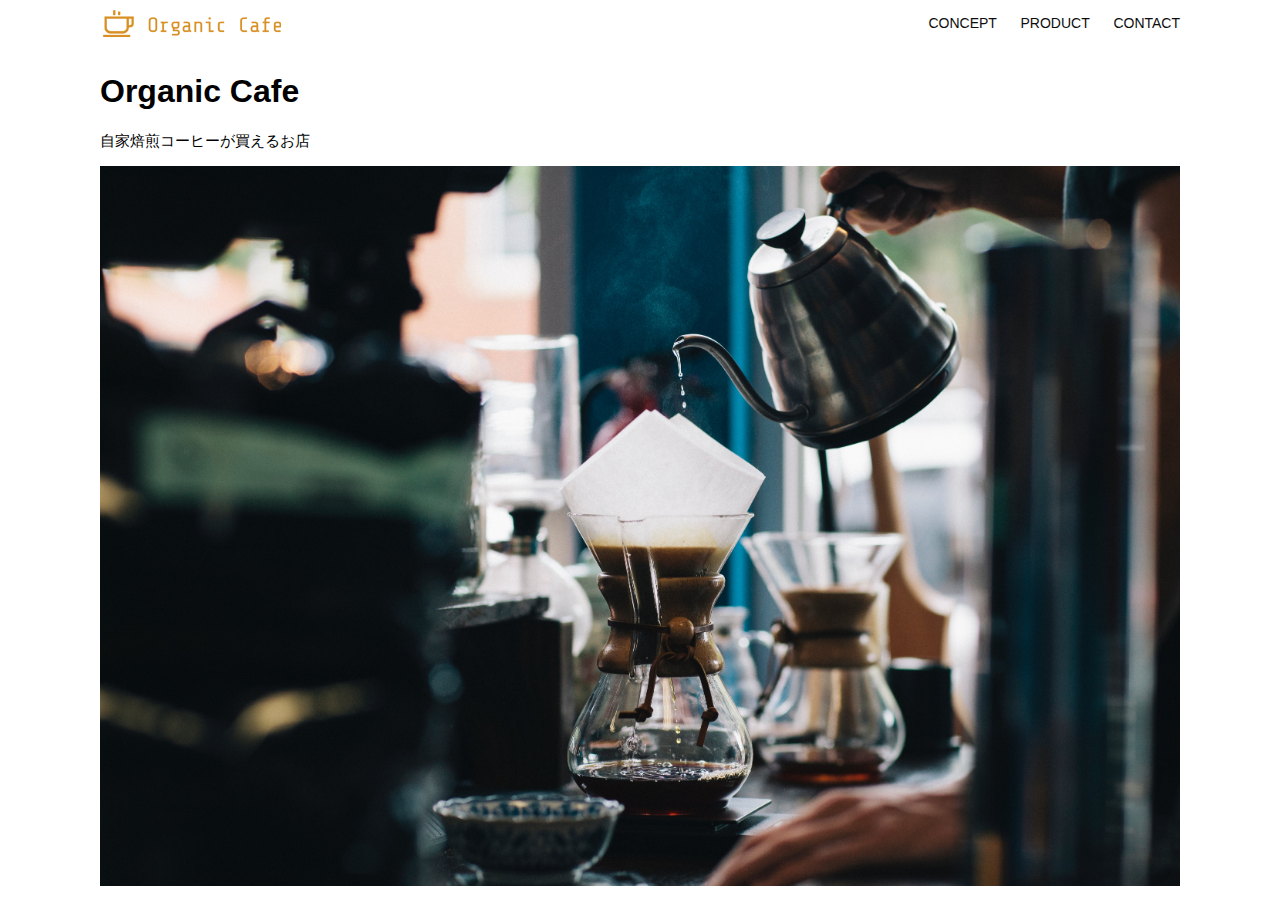
<file: kadai_013/index.html>
<!DOCTYPE html>
<html>
  <head>
    <title>Organic Cafe</title>
    <meta charset="UTF-8" />
    <meta
      name="description"
      content="自家焙煎のコーヒーがお家で楽しめるOrganic Cafe"
    />
    <meta name="viewport" content="width=device-width, initial-scale=1.0" />
    <link rel="stylesheet" href="style.css" />
  </head>
  <body>
    <!-- ヘッダー -->
    <header>
      <!-- ロゴ -->
      <a href="index.html" id="logo"
        ><img src="images/logo.png" alt="トップページに戻る"
      /></a>

      <!-- PC用ナビゲーション -->
      <nav id="nav-pc">
        <a href="index.html#concept">CONCEPT</a>
        <a href="index.html#product">PRODUCT</a>
        <a href="index.html#contact">CONTACT</a>
      </nav>
       <!-- スマホ用ボタンメニュー -->
      <img id="menu-sp" src="images/button-menu.png" alt="ナビゲーションを開く" onclick="document.getElementById('nav-sp').style.display = 'block'">
      
      <!-- スマホ用ナビゲーションメニュー -->
       <nav id="nav-sp">
        <img id="close" src="images/button-close.png" alt="ナビゲーションを閉じる" onclick="document.getElementById('nav-sp').style.display = 'none'">
        <a id="logo-sp" href="index.html" onclick="document.getElementById('nav-sp').style.display = 'none'"></a><img 
        src="images/logo-sp.png" alt="トップページに戻る">
        <a class="menu" href="index.html#concept" onclick="document.getElementById('nav-sp').style.display = 'none'">CONCEPT</a>
        <a class="menu" href="index.html#product" onclick="document.getElementById('nav-sp').style.display = 'none'">PRODUCT</a>
        <a class="menu" href="index.html#contact" onclick="document.getElementById('nav-sp').style.display = 'none'">CONTACT</a>

       </nav>
    </header>
    <main>
      <article>
        <!-- メインビジュアル -->
        <section id="main-visual">
          <div id="main-message">
            <h1>Organic Cafe</h1>
            <p>自家焙煎コーヒーが買えるお店</p>
          </div>
          <img
            src="images/main-image.jpg"
            alt="コーヒーをハンドドリップで淹れる画像"
          />
        </section>
      </article>
    </main>
  </body>
</html>
</file>
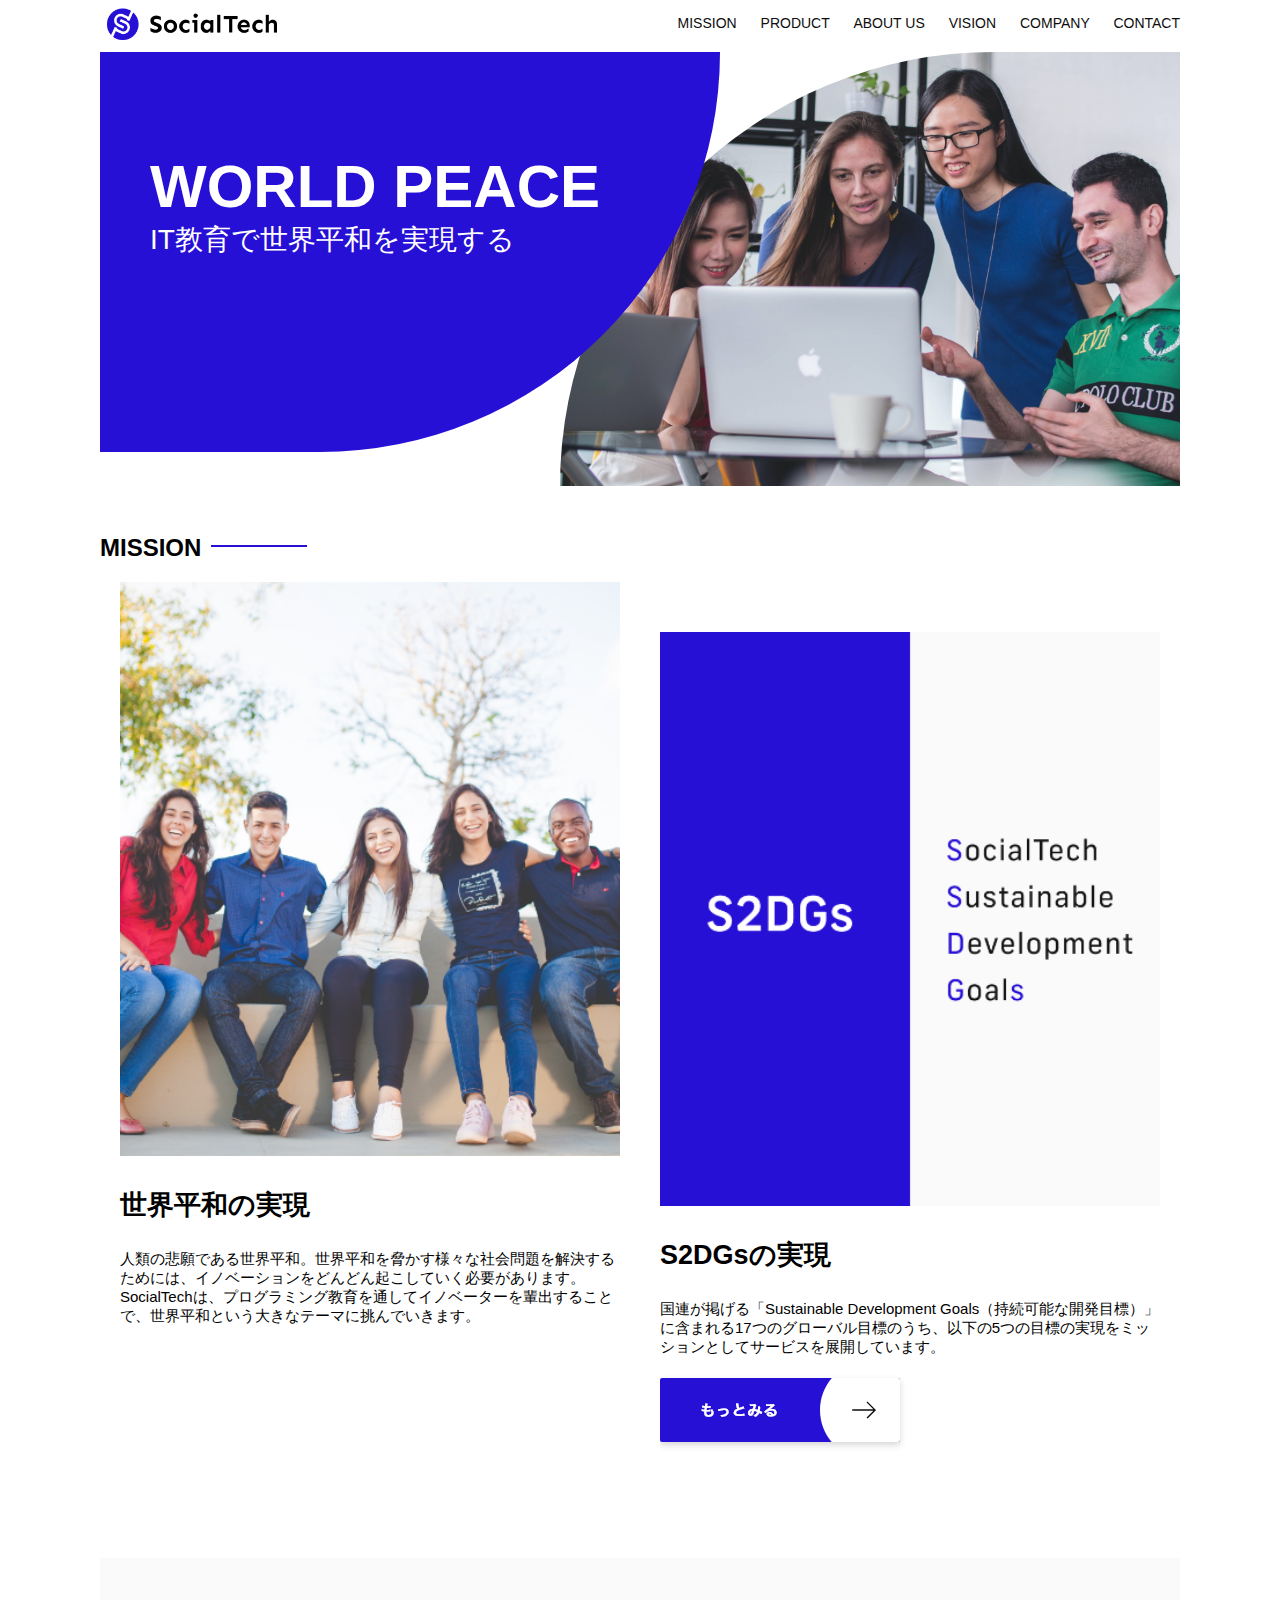
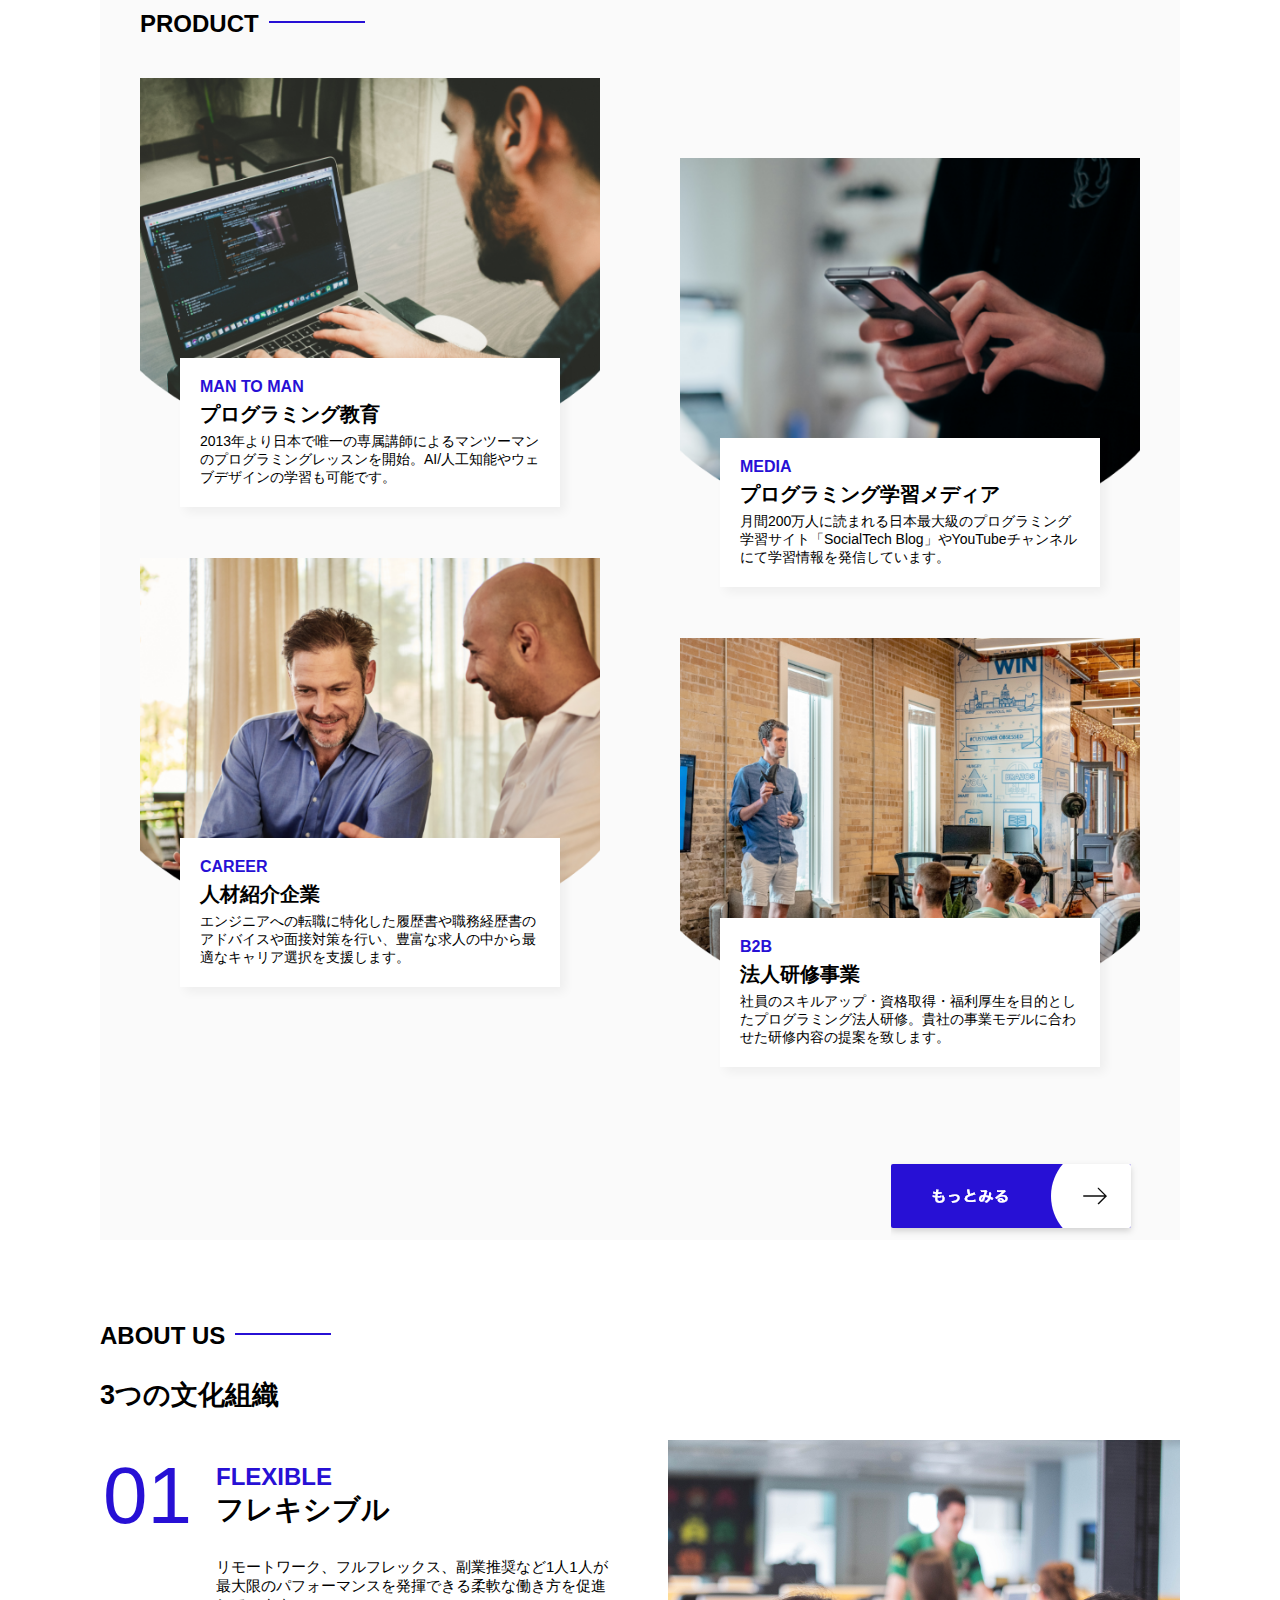
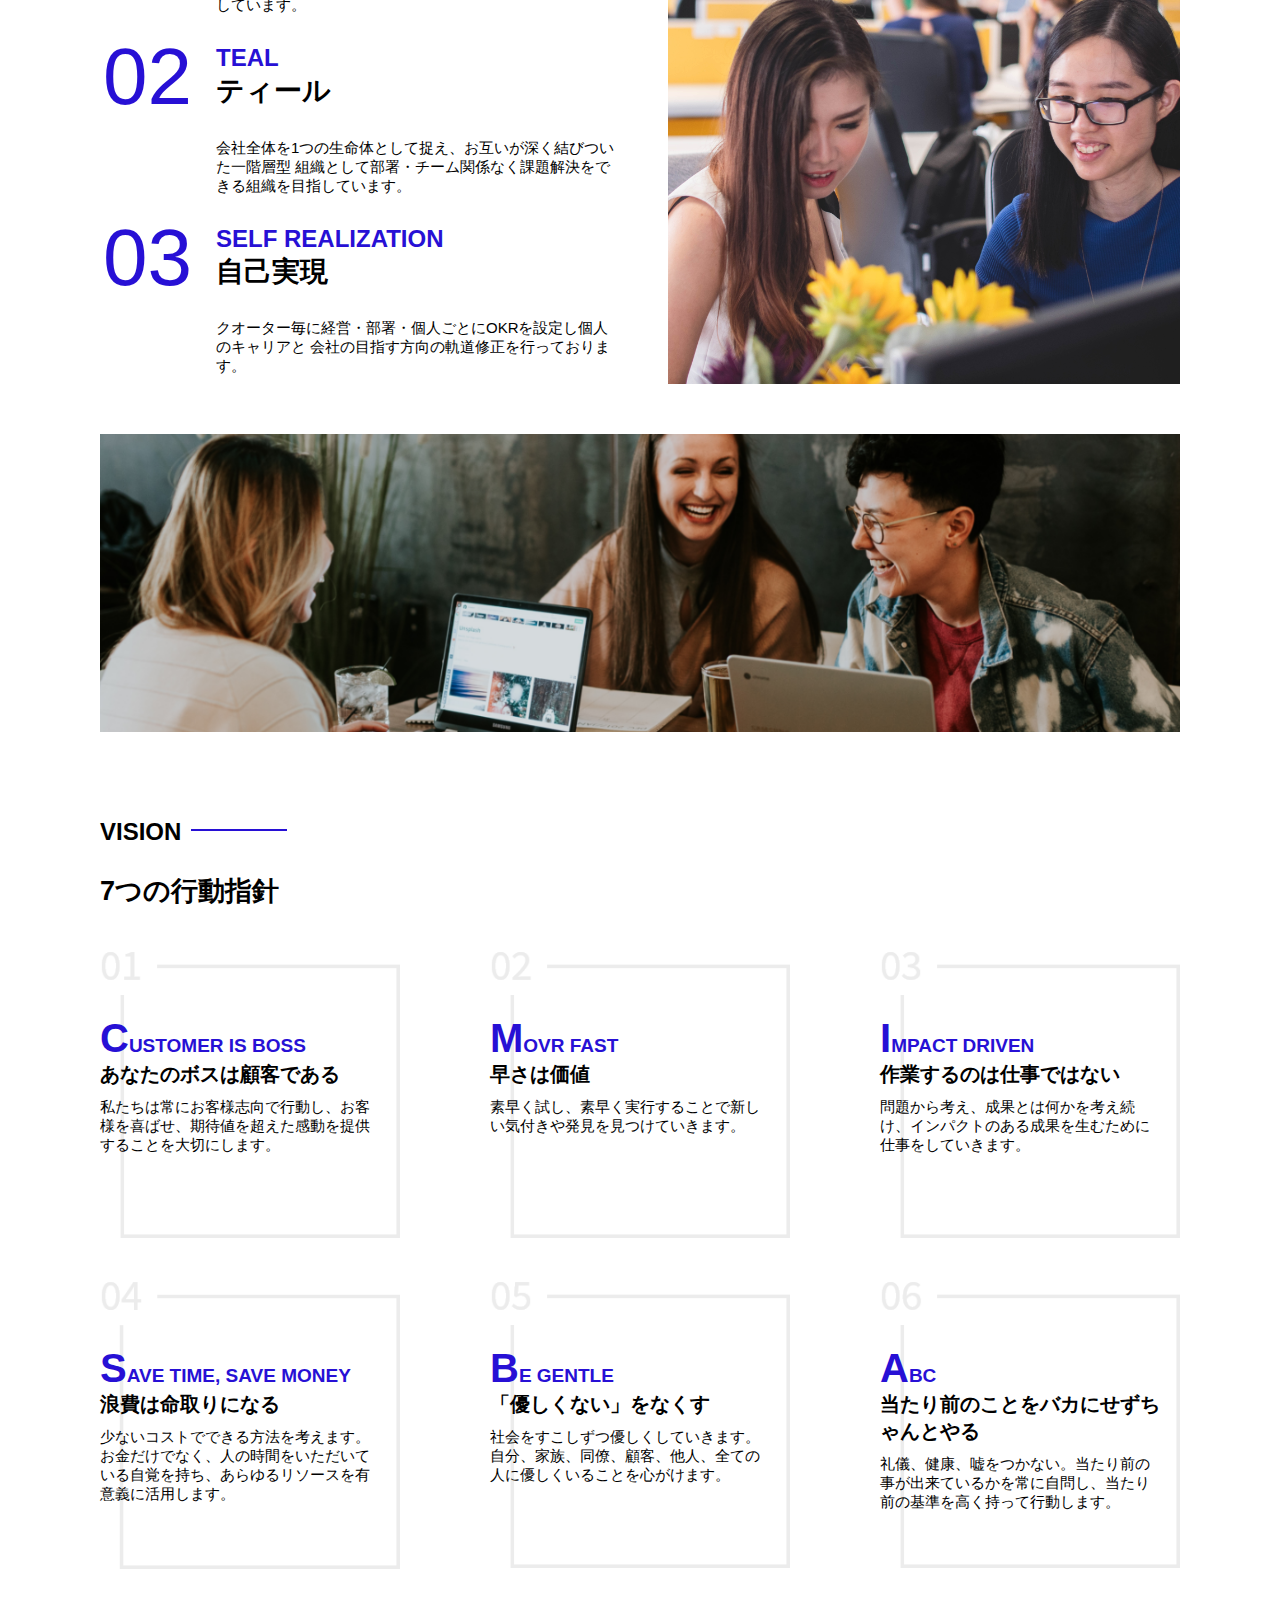
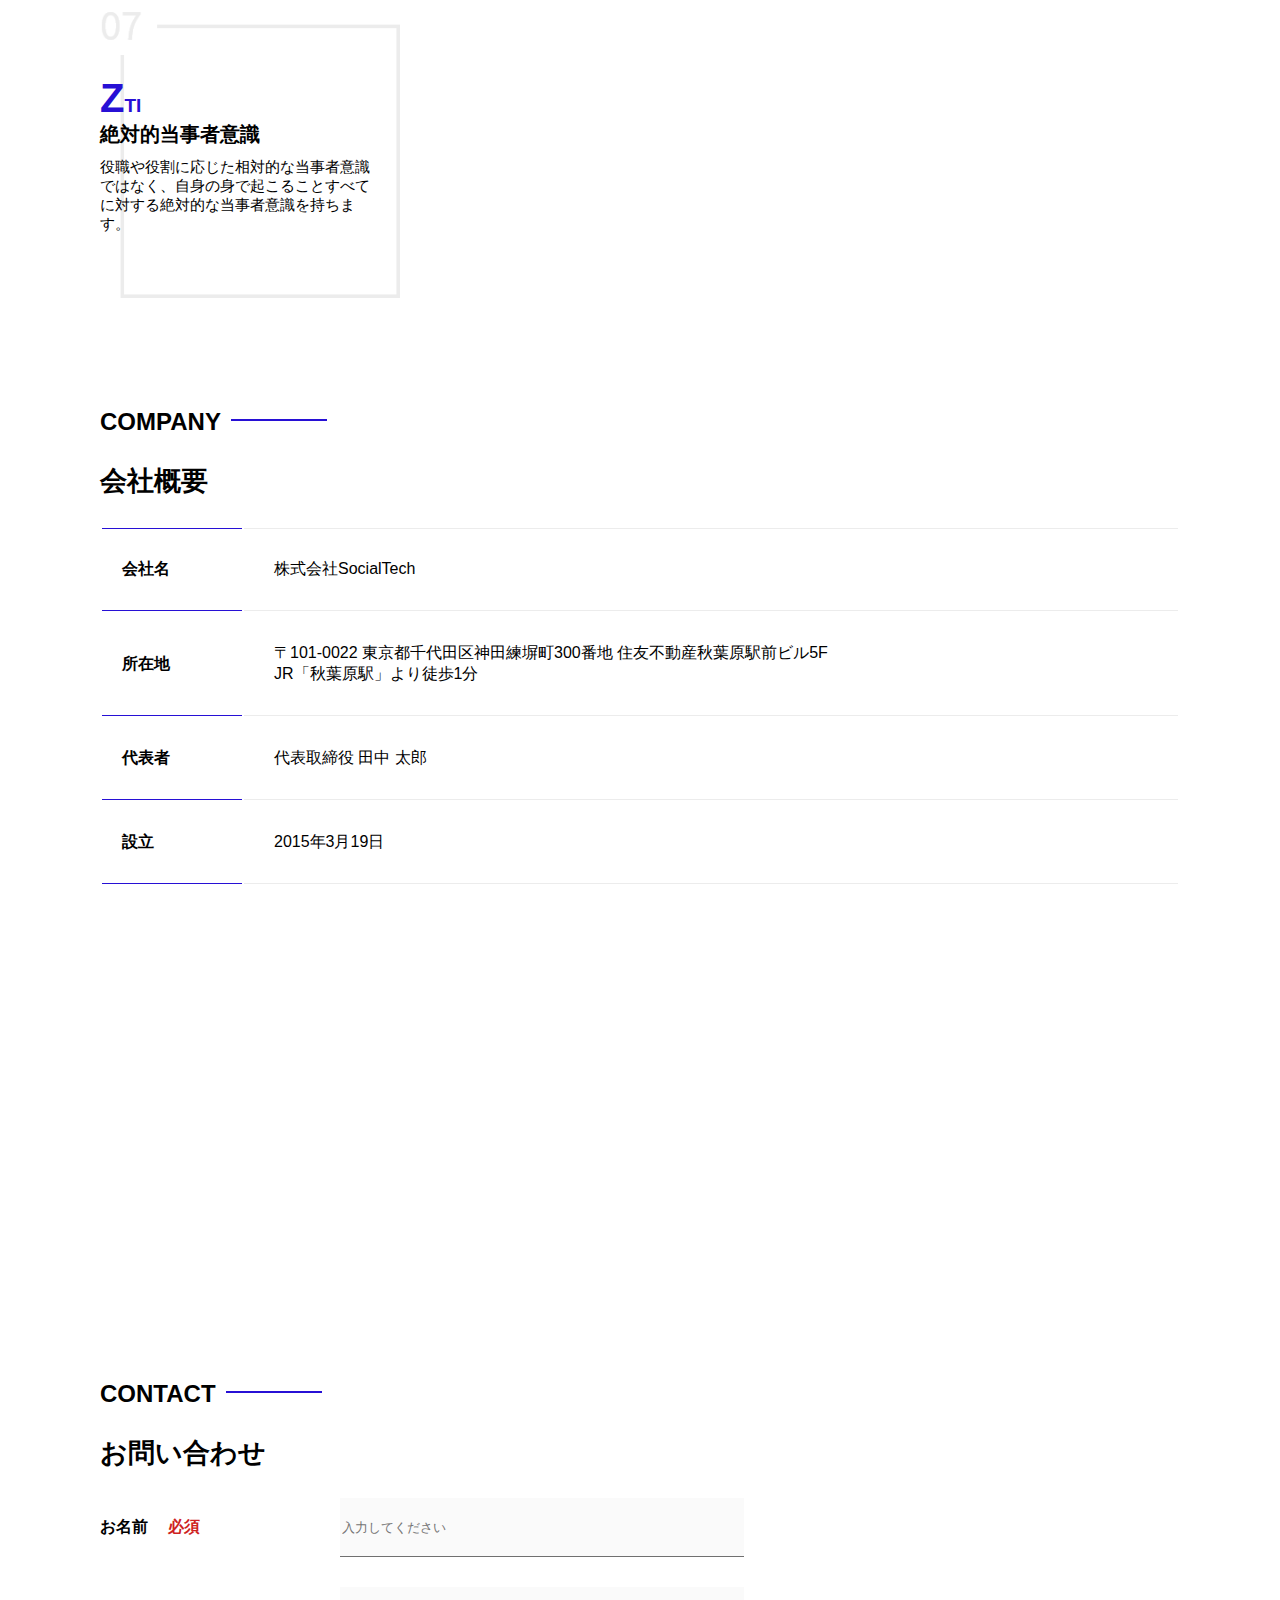
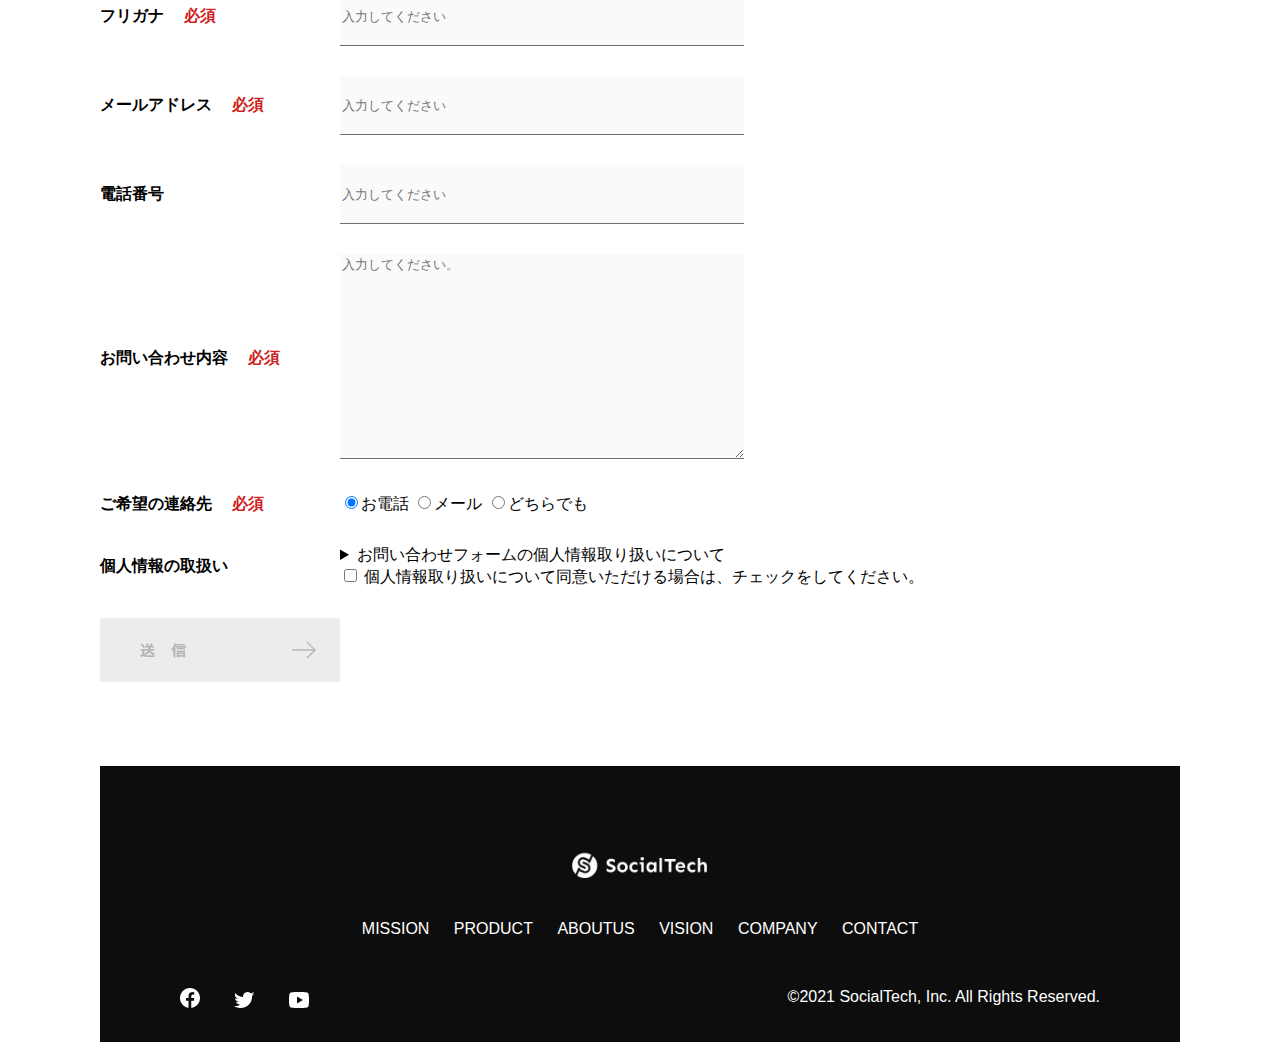
<file: kadai_tutorial_output/socialtech/index.html>
<!DOCTYPE html>
<html>
    <head>
        <title>SocialTech</title>
        <meta charset="utf-8">
        <meta name="description" content="SocialTechはEdTech業界のリーディングカンパニーを目指します">
        <meta name="viewport" content="width=device-width, initial-scale=1.0">
        <link rel="stylesheet" href="style.css">
    </head>
    <body>
        <!--　ヘッダー-->
        <header>
            <!-- ロゴ-->
             <a href="index.html" id="logo"><img src="images/logo.png" alt="トップページに戻る"></a>
             <!-- PC用ナビゲーション -->
              <nav id="nav-pc">
                <a href="mission.html">MISSION</a>
                <a href="product.html">PRODUCT</a>
                <a href="index.html#aboutus">ABOUT US</a>
                <a href="index.html#vision">VISION</a>
                <a href="index.html#company">COMPANY</a>
                <a href="index.html#contact">CONTACT</a>
              </nav>
              <!-- スマホ用メニューボタン -->
               <img id="menu-sp" src="images/button-menu.png" alt="ナビゲーションを開く" onclick="document.getElementById('nav-sp').style.display = 'block'">

               <!-- スマホ用ナビゲーション -->
                <nav id="nav-sp">
                    <img id="close" src="images/button-close.png" alt="ナビゲーションを閉じる" onclick="document.getElementById('nav-sp').style.display = 'none'">
                    <a id="logo-sp" href="index.html" onclick="document.getElementById('nav-sp').style.display = 'none'"><img 
                        src="images/logo-sp.png" alt="トップページに戻る"></a>
                        <a class="menu" href="mission.html" onclick="document.getElementById('nav-sp').style.display = 'none'">MISSION</a>
                        <a class="menu" href="product.html" onclick="document.getElementById('nav-sp').style.display = 'none'">PRODUCT</a>
                        <a class="menu" href="index.html#aboutus" onclick="document.getElementById('nav-sp').style.display = 'none'">ABOUTUS</a>
                        <a class="menu" href="index.html#vision" onclick="document.getElementById('nav-sp').style.display = 'none'">VISION</a>
                        <a class="menu" href="index.html#company" onclick="document.getElementById('nav-sp').style.display = 'none'">COMPANY</a>
                        <a class="menu" href="index.html#contact" onclick="document.getElementById('nav-sp').style.display = 'none'">CONTACT</a>
                        <div id="sns">
                            <a href="https://www.facebook.com/sejuku2013"><img src="images/button-facebook.png" alt="Facebookのリンク"></a>
                            <a href="https://twitter.com/samuraijuku"><img src="images/button-twitter.png" alt="Twitterのリンク"></a>
                            <a href="https://www.youtube.com/channel/UCCFOQO5aDK0xXam4cUQXT8g"><img src="images/button-youtube.png" alt="Youtubeのリンク"></a>
                        </div>
                </nav>
        </header>
        <main>
            <article>
                <!-- メインビジュアル -->
                 <section id="main-visual">
                    <div id="main-message">
                        <h1>WORLD PEACE</h1>
                        <p>IT教育で世界平和を実現する</p>
                    </div>
                    <img src="images/index/index-main.png" alt="PCの周りに集まる多国籍の仲間たち">
                 </section>
                 <!-- ミッション -->
                 <section id="mission">
                    <h2 class="index-h2">MISSION</h2>
                    <div id="mission-flex">
                    <div>
                        <img id="mission-photo" src="images/index/index-mission.png" alt="屋外のベンチで写真を撮影する多国籍の仲間たち">
                        <h3>世界平和の実現</h3>
                        <p>
                            人類の悲願である世界平和。世界平和を脅かす様々な社会問題を解決するためには、イノベーションをどんどん起こしていく必要があります。SocialTechは、プログラミング教育を通してイノベーターを輩出することで、世界平和という大きなテーマに挑んでいきます。
                        </p>
                    </div>
                    <div>
                        <img id="s2dgs" src="images/index/s2dgs.png" alt="s2dgs">
                        <h3>S2DGsの実現</h3>
                        <p>国連が掲げる「Sustainable Development Goals（持続可能な開発目標）」に含まれる17つのグローバル目標のうち、以下の5つの目標の実現をミッションとしてサービスを展開しています。</p>
                        <a href="mission.html">
                            <img src="images/button-more.png" alt="もっとみる">
                        </a>
                    </div>
                    </div>
                 </section>
                 <!-- プロダクト -->
                  <section id="product">
                    <h2 class="index-h2">PRODUCT</h2>
                    <div>
                        <div id="product-left">
                            <div>
                                <img class="product-photo" src="images/index/index-mantoman.png" alt="PCでコードを各男性">
                                <div class="product-explain">
                                    <span>MAN TO MAN</span>
                                    <h3>プログラミング教育</h3>
                                    <p>2013年より日本で唯一の専属講師によるマンツーマンのプログラミングレッスンを開始。AI/人工知能やウェブデザインの学習も可能です。</p>
                                </div>
                            </div>
                            <div>
                                <img class="product-photo" src="images/index/index-career.png" alt="笑顔で話し合う2人の男性">
                                <div class="product-explain">
                                    <span>CAREER</span>
                                    <h3>人材紹介企業</h3>
                                    <p>エンジニアへの転職に特化した履歴書や職務経歴書のアドバイスや面接対策を行い、豊富な求人の中から最適なキャリア選択を支援します。</p>
                                </div>
                            </div>
                        </div>
                        <div id="product-right">
                            <div>
                                <img class="product-photo" src="images/index/index-media.png" alt="スマートフォンを操作する人">
                                <div class="product-explain">
                                    <span>MEDIA</span>
                                    <h3>プログラミング学習メディア</h3>
                                    <p>月間200万人に読まれる日本最大級のプログラミング学習サイト「SocialTech Blog」やYouTubeチャンネルにて学習情報を発信しています。</p>
                                </div>
                            </div>
                            <div>
                                <img class="product-photo" src="images/index/index-b2b.png" alt="講演中の男性とそれを聞く人々">
                                <div class="product-explain">
                                    <span>B2B</span>
                                    <h3>法人研修事業</h3>
                                    <p>社員のスキルアップ・資格取得・福利厚生を目的としたプログラミング法人研修。貴社の事業モデルに合わせた研修内容の提案を致します。</p>
                                </div>
                            </div>
                        </div>
                    </div>
                        <div>
                            <a id="product-more" href="product.html"></a>
                            <img src="images/button-more.png" alt="もっとみる">
                        </div>
                    </div>
                  </section>
                  <!-- ABOUT US -->
                   <section id="aboutus">
                        <h2 class="index-h2">ABOUT US</h2>
                        <h3>3つの文化組織</h3>
                        <div>
                            <table class="culture-table">
                                <tr>
                                    <td>
                                        <span class="culture-num">01</span>
                                    </td>
                                    <td>
                                        <span class="culture-en">FLEXIBLE</span>
                                        <span class="culture-jp">フレキシブル</span>
                                    </td>
                                </tr>
                                <tr>
                                    <td>
                                        <!-- 空のセル -->
                                    </td>
                                    <td>
                                        <p class="culture-description">
                                            リモートワーク、フルフレックス、副業推奨など1人1人が最大限のパフォーマンスを発揮できる柔軟な働き方を促進しています。
                                        </p>
                                    </td>
                                </tr>
                                <tr>
                                    <td>
                                        <span class="culture-num">02</span>
                                    </td>
                                    <td>
                                        <span class="culture-en">TEAL</span>
                                        <span class="culture-jp">ティール</span>
                                    </td>
                                </tr>
                                <tr>
                                    <td>
                                        <!-- 空のセル -->
                                    </td>
                                    <td>
                                        <p class="culture-description">
                                            会社全体を1つの生命体として捉え、お互いが深く結びついた一階層型
                                            組織として部署・チーム関係なく課題解決をできる組織を目指しています。
                                        </p>
                                    </td>
                                </tr>
                                <tr>
                                    <td>
                                        <span class="culture-num">03</span>
                                    </td>
                                    <td>
                                        <span class="culture-en">SELF REALIZATION</span>
                                        <span class="culture-jp">自己実現</span>
                                    </td>
                                </tr>
                                <tr>
                                    <td>
                                        <!-- 空のセル -->
                                    </td>
                                    <td>
                                        <p class="culture-description">
                                            クオーター毎に経営・部署・個人ごとにOKRを設定し個人のキャリアと
                                            会社の目指す方向の軌道修正を行っております。
                                        </p>
                                    </td>
                                </tr>
                            </table>
                            <img class="culture-img" src="images/index/index-aboutus1.png" alt="笑顔で話し合う2人の女性">
                        </div>
                        <img class="culture-img2" src="images/index/index-aboutus2.png" alt="笑顔で話し合う3人の男女">
                   </section>
                   <section id="vision">
                        <h2 class="index-h2">VISION</h2>
                        <h3>7つの行動指針</h3>
                        <div>
                            <div class="vision-box">
                                <img src="images/index/vision-01.png" alt="01">
                                <span>
                                    <h4>CUSTOMER IS BOSS</h4>
                                    <h5>あなたのボスは顧客である</h5>
                                    <p>私たちは常にお客様志向で行動し、お客様を喜ばせ、期待値を超えた感動を提供することを大切にします。</p>
                                </span>
                            </div>
                            <div class="vision-box">
                                <img src="images/index/vision-02.png" alt="02">
                                <span>
                                    <h4>MOVR FAST</h4>
                                    <h5>早さは価値</h5>
                                    <p>素早く試し、素早く実行することで新しい気付きや発見を見つけていきます。</p>
                                </span>
                            </div>
                            <div class="vision-box">
                                <img src="images/index/vision-03.png" alt="03">
                                <span>
                                    <h4>IMPACT DRIVEN</h4>
                                    <h5>作業するのは仕事ではない</h5>
                                    <p>問題から考え、成果とは何かを考え続け、インパクトのある成果を生むために仕事をしていきます。</p>
                                </span>
                            </div>
                            <div class="vision-box">
                                <img src="images/index/vision-04.png" alt="04">
                                <span>
                                    <h4>SAVE TIME, SAVE MONEY</h4>
                                    <h5>浪費は命取りになる</h5>
                                    <p>少ないコストでできる方法を考えます。お金だけでなく、人の時間をいただいている自覚を持ち、あらゆるリソースを有意義に活用します。</p>
                                </span>
                            </div>
                            <div class="vision-box">
                                <img src="images/index/vision-05.png" alt="05">
                                <span>
                                    <h4>BE GENTLE</h4>
                                    <h5>「優しくない」をなくす</h5>
                                    <p>社会をすこしずつ優しくしていきます。自分、家族、同僚、顧客、他人、全ての人に優しくいることを心がけます。</p>
                                </span>
                            </div>
                            <div class="vision-box">
                                <img src="images/index/vision-06.png" alt="06">
                                <span>
                                    <h4>ABC</h4>
                                    <h5>当たり前のことをバカにせずちゃんとやる</h5>
                                    <p>礼儀、健康、嘘をつかない。当たり前の事が出来ているかを常に自問し、当たり前の基準を高く持って行動します。</p>
                                </span>
                            </div>
                            <div class="vision-box">
                                <img src="images/index/vision-07.png" alt="07">
                                <span>
                                    <h4>ZTI</h4>
                                    <h5>絶対的当事者意識</h5>
                                    <p>役職や役割に応じた相対的な当事者意識ではなく、自身の身で起こることすべてに対する絶対的な当事者意識を持ちます。</p>
                                </span>
                            </div>
                        </div>
                   </section>
                   <!-- COMPANY -->
                    <section id="company">
                        <h2 class="index-h2">COMPANY</h2>
                        <h3>会社概要</h3>
                        <table id="company-table">
                            <tr>
                                <th class="tableheader-first">会社名</th>
                                <td class="cell-first">株式会社SocialTech</td>
                            </tr>
                            <tr>
                                <th class="tableheader">所在地</th>
                                <td class="cell">〒101-0022 東京都千代田区神田練塀町300番地 住友不動産秋葉原駅前ビル5F<br>JR「秋葉原駅」より徒歩1分</td>
                            </tr>
                            <tr>
                                <th class="tableheader">代表者</th>
                                <td class="cell">代表取締役 田中 太郎</td>
                            </tr>
                            <tr>
                                <th class="tableheader">設立</th>
                                <td class="cell">2015年3月19日</td>
                            </tr>
                        </table>
                        <iframe src="https://www.google.com/maps/embed?pb=!1m18!1m12!1m3!1d3240.0686781124095!2d139.77207767625882!3d35.699927528945835!2m3!1f0!2f0!3f0!3m2!1i1024!2i768!4f13.1!3m3!1m2!1s0x60188fee13660e23%3A0x77137876edf742ac!2z5L2P5Y-L5LiN5YuV55Sj56eL6JGJ5Y6f6aeF5YmN44OT44Or!5e0!3m2!1sja!2sjp!4v1720004763992!5m2!1sja!2sjp" width="600" height="450" 
                        style="border:0;" allowfullscreen="" loading="lazy" referrerpolicy="no-referrer-when-downgrade">
                        </iframe>
                    </section>
                    <!-- お問い合わせフォーム -->
                     <section id="contact">
                        <h2 class="index-h2">CONTACT</h2>
                        <h3>お問い合わせ</h3>
                        <form>
                            <div>
                                <div class="contact-heading">
                                  <label class="contact-label">お名前<span class="contact-span">必須</span></label>
                                </div>
                                <div>
                                  <input type="text" name="name" placeholder="入力してください" class="contact-textbox">
                                </div>
                              </div>
                              <div>
                                <div class="contact-heading">
                                  <label class="contact-label">フリガナ<span class="contact-span">必須</span></label>
                                </div>
                                <div>
                                  <input type="text" name="hurigana" placeholder="入力してください" class="contact-textbox">
                                </div>
                              </div>
                              <div>
                                <div class="contact-heading">
                                  <label class="contact-label">メールアドレス<span class="contact-span">必須</span></label>
                                </div>
                                <div>
                                  <input type="text" name="email" placeholder="入力してください" class="contact-textbox">
                                </div>
                              </div>
                              <div>
                                <div class="contact-heading">
                                  <label class="contact-label">電話番号</label>
                                </div>
                                <div>
                                  <input type="text" name="tel" placeholder="入力してください" class="contact-textbox">
                                </div>
                              </div>
                              <div>
                                <div class="contact-heading">
                                    <label class="contact-label">お問い合わせ内容<span class="contact-span">必須</span></label>
                                </div>
                                <div>
                                    <textarea class="contact-textarea" placeholder="入力してください。" name="message"></textarea>
                                </div>
                              </div>
                              <div>
                                <div class="contact-heading">
                                    <label class="contact-label">ご希望の連絡先<span class="contact-span">必須</span></label>
                                </div>
                                <div>
                                    <input class="radiobutton" type="radio" value="tel" name="contact" checked><label>お電話</label>
                                    <input class="radiobutton" type="radio" value="mail" name="contact"><label>メール</label>
                                    <input class="radiobutton" type="radio" value="both" name="contact"><label>どちらでも</label>
                                </div>
                              </div>
                              <div>
                                <div class="contact-heading">
                                    <label class="contact-label">個人情報の取扱い</label>
                                </div>
                                <div>
                                    <details>
                                        <summary>お問い合わせフォームの個人情報取り扱いについて</summary>
                                        <div>
                                            <span>１.組織の名称又は氏名</span><br>
                                            <span>２.個人情報保護管理者（若しくはその代理人）の氏名又は職名、所属及び連絡先
                                                鈴木 一郎 コーポレート部</span><br>
                                                メールアドレス：samurai@example.com<br>
                                                TEL：03-1234-5678<br>
                                            <span>３.個人情報の利用目的</span><br>
                                            ・本サービス及び本サービスに関連する情報の提供又はそれらに関する連絡のため<br>
                                            ・ユーザーの本人確認のため<br>
                                            ・当社サービスのご案内のため<br>
                                            ・当社の商品等の広告または宣伝（電子メールによるものを含むものとします。）<br><br>
                                            <span>４.個人情報取り扱い業務の委託</span><br>
                                            個人情報の取扱業務の全部または一部を外部に業務委託する場合があります。<br>
                                            その際、弊社は、個人情報を適切に保護できる管理体制を敷き実行していることを条件として<br>
                                            委託先を厳選したうえで、機密保持契約を委託先と締結し、お客様の個人情報を厳密に管理させます。<br><br>
                                            <span>５.個人情報開示等の請求</span><br>
                                            お客様は、弊社に対してご自身の個人情報の開示等（利用目的の通知、開示、内容の訂正・追加・削除、利用の停止または消去、第三者への提供の停止）に関して、当社問合わせ窓口に申し出ることができます。<br>
                                            その際、弊社はお客様ご本人を確認させていただいたうえで、合理的な期間内に対応いたします。<br><br>
                                            なお、個人情報に関する弊社問合わせ先は、次の通りです。<br><br>
                                            株式会社SocialTech　個人情報問合せ窓口<br>
                                            〒101-0022 東京都千代田区神田練塀町300番地 住友不動産秋葉原駅前ビル5F<br>
                                            メールアドレス：samurai@example.com　TEL：03-1234-5678<br><br>
                                            <span>６.個人情報を提供されることの任意性について</span><br><br>
                                            お客様がご自身の個人情報を弊社に提供されるか否かは、お客様のご判断によりますが、もしご提供されない場合には、適切なサービスが提供できない場合がありますので予めご了承ください。
                                        </div>
                                    </details>
                                    <input type="checkbox" name="agree">
                                    <span>個人情報取り扱いについて同意いただける場合は、チェックをしてください。</span>
                                </div>
                              </div>
                              <input type="image" src="images/button-submit.png" alt="送信する">
                        </form>
                     </section>
            </article>
            <footer>
                <div id="footer-logo">
                <img src="images/logo-sp.png" alt="SocialTech">
                </div>
                <div id="footer-link">
                    <a href="mission.html">MISSION</a>
                    <a href="product.html">PRODUCT</a>
                    <a href="index.html#aboutus">ABOUTUS</a>
                    <a href="index.html#cision">VISION</a>
                    <a href="index.html#company">COMPANY</a>
                    <a href="index.html#contact">CONTACT</a>
                </div>
                <div id="sns-footer">
                    <a href="https://www.facebook.com/sejuku2013"><img src="images/button-facebook.png" alt="Facebookのリンク"></a>
                    <a href="https://twitter.com/samuraijuku"><img src="images/button-twitter.png" alt="Twitterのリンク"></a>
                    <a href="https://www.youtube.com/channel/UCCFOQO5aDK0xXam4cUQXT8g"><img src="images/button-youtube.png" alt="Youtubeのリンク"></a>
                    <span id="copyright">&copy;2021 SocialTech, Inc. All Rights Reserved.</span>
                </div>
            </footer>
        </main>
    </body>
</html>
</file>
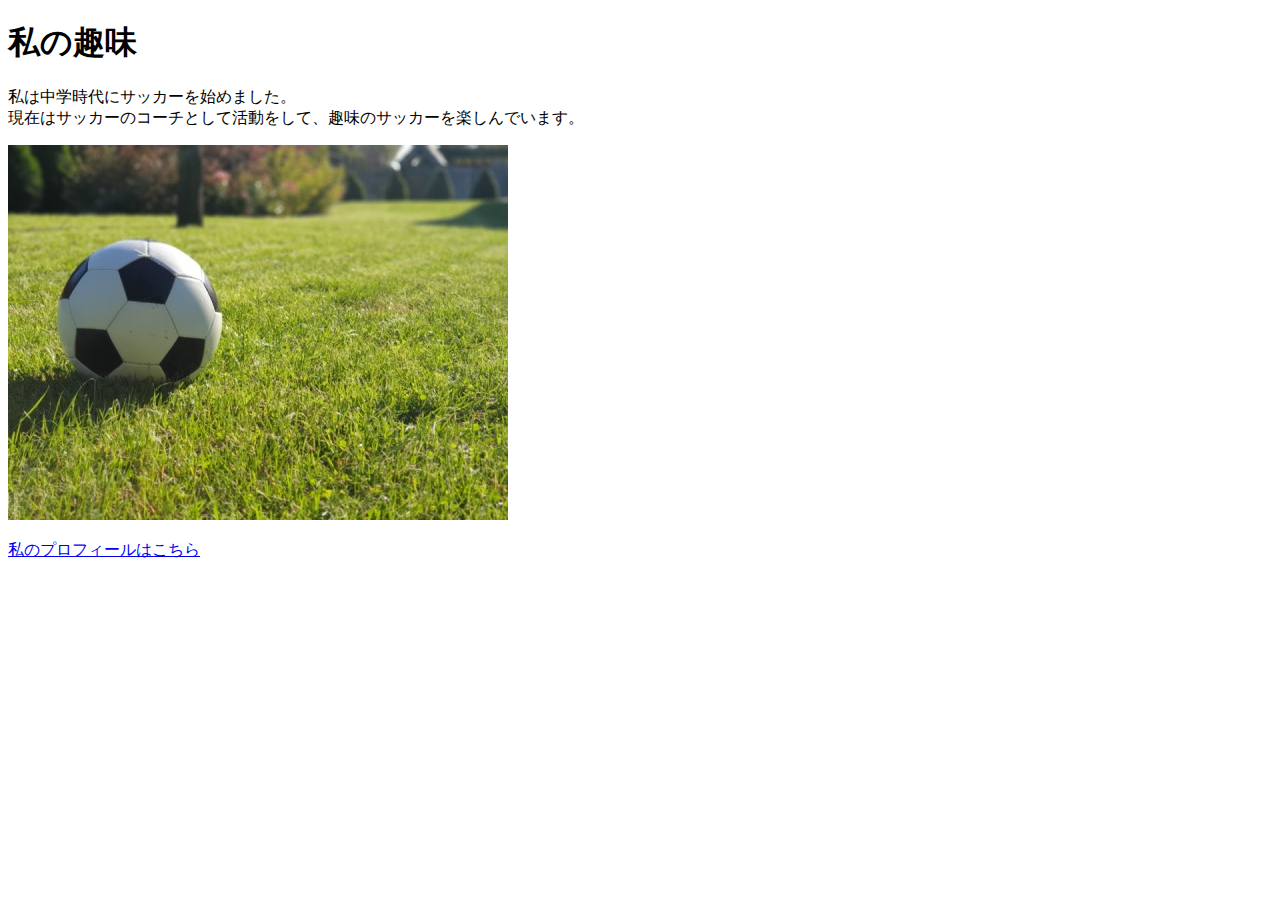
<file: kadai_005.html>
<!DOCTYPE html>
<html>
    <head>
        <title>5章課題</title>
        <meta name="description" content="このページは5章の課題です。">
        <meta charset="utf-8">
    </head>
    <body>
        <h1>私の趣味</h1>
        <p>私は中学時代にサッカーを始めました。<br>
        現在はサッカーのコーチとして活動をして、趣味のサッカーを楽しんでいます。</p>
        <img src="./images/sample.jpg" alt="サッカー">
        <p><a href="https://twitter.com/samuraijuku">私のプロフィールはこちら</a></p>
    </body>
</html>
</file>
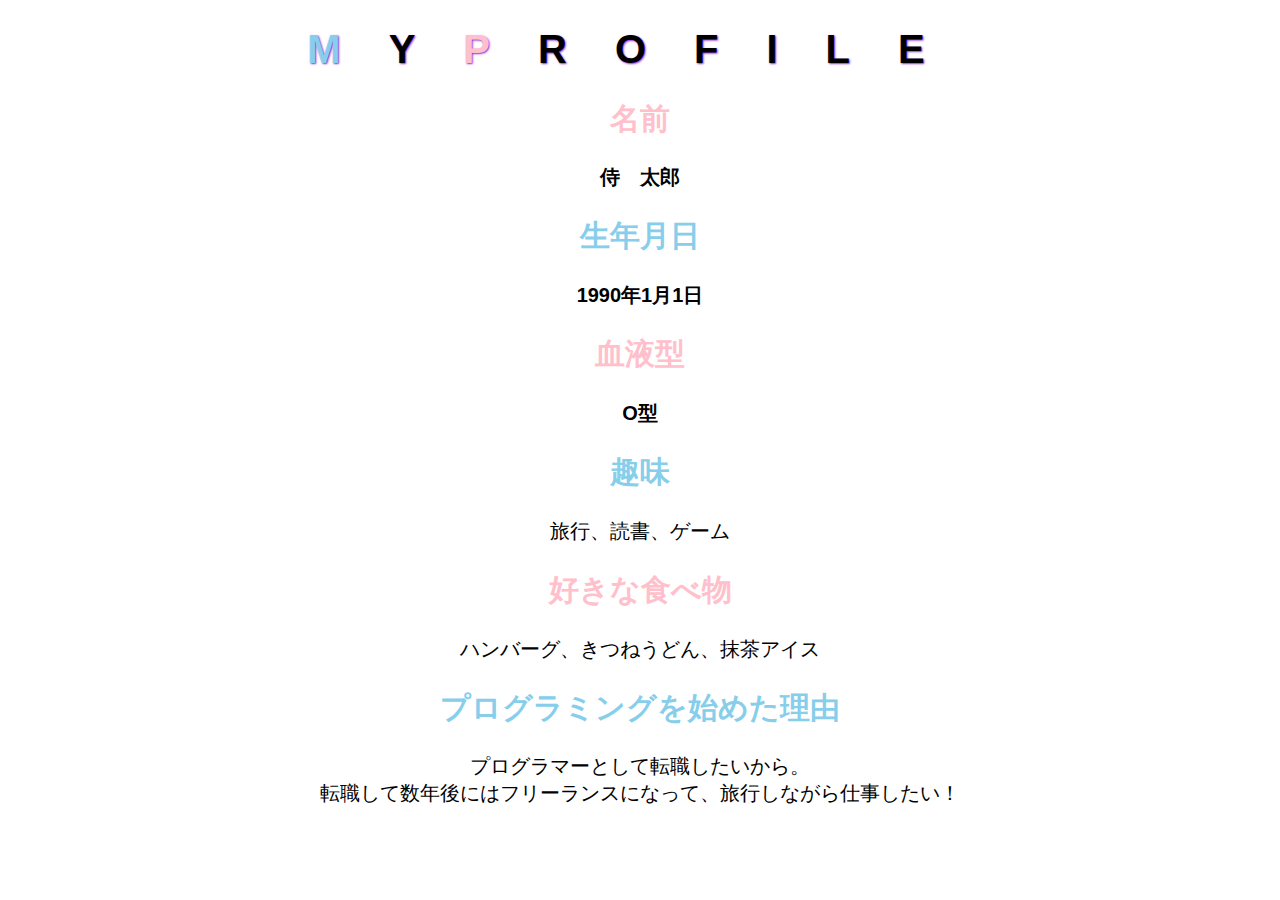
<file: kadai_014.html>
<!DOCTYPE html>
<html>
    <head>
     <title>14章課題</title>
     <meta name="description" content="このページは14章の課題です">
     <meta charset="utf-8">
     <link rel="stylesheet" href="style.css">
      <!-- ここにgoogle Fontsを読み込み　-->
     <link rel="preconnect" href="https://fonts.googleapis.com">
     <link rel="preconnect" href="https://fonts.gstatic.com" crossorigin>
     <link href="https://fonts.googleapis.com/css2?family=Noto+Sans+JP&display=swap" rel="stylesheet">
    </head>
    <body>
        <header>
        <h1><span class="text-skyblue">M</span>Y<span class="text-pink">P</span>ROFILE</h1>
        </header>

    <main>
        <div id="basic">
            <h2 class="pink">名前</h2>
            <p class="bold-text">侍　太郎</p>
            <h2 class="blue">生年月日</h2>
            <p class="bold-text">1990年1月1日</p>
            <h2 class="pink">血液型</h2>
            <p class="bold-text">O型</p>
        </div>
        <h2 class="blue">趣味</h2>
        <p>旅行、読書、ゲーム</p>
        <h2 class="pink">好きな食べ物</h2>
        <p>ハンバーグ、きつねうどん、抹茶アイス</p>
        <h2 class="blue">プログラミングを始めた理由</h2>
        <p>プログラマーとして転職したいから。
        <br>転職して数年後にはフリーランスになって、旅行しながら仕事したい！</p>
    </main>
    </body>
</html>
</file>
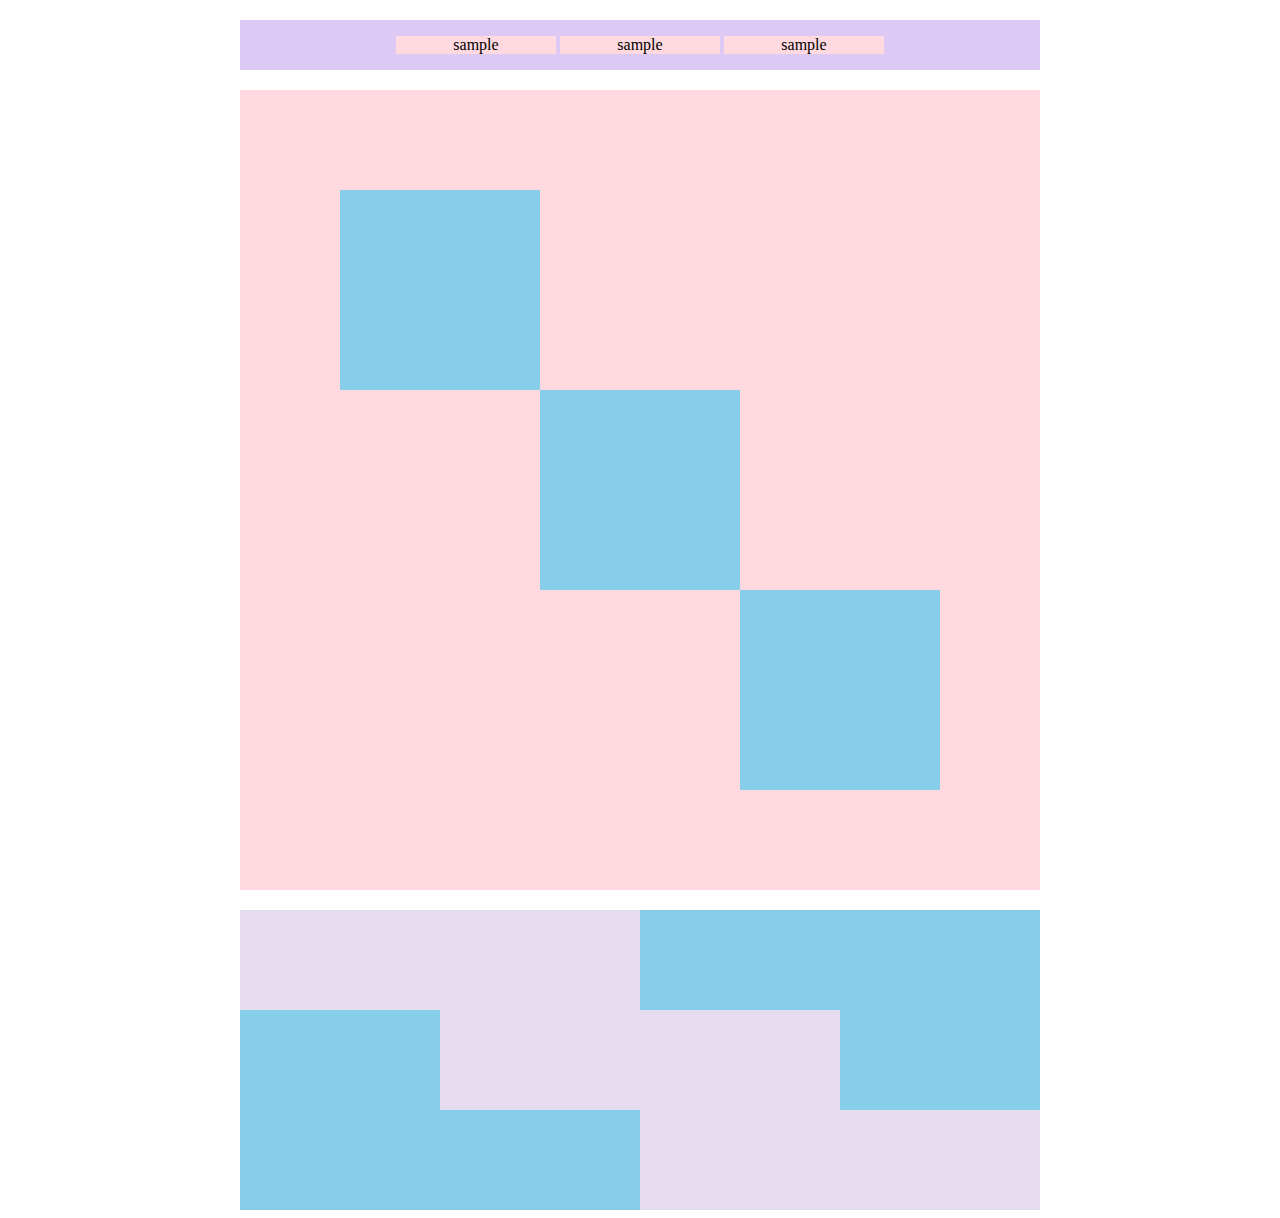
<file: kadai_018.html>
<!DOCTYPE html>
<html>
  <head>
    <title>18章課題です</title>
    <meta charset="utf-8">
    <link rel="stylesheet" href="kadai_018_style.css">
  </head>
  <body>
    <div id="top">
        <p class="top-child">sample</p>
        <p class="top-child">sample</p>
        <p class="top-child">sample</p>        
    </div>

    <div id="middle">
        <div id="middle-child01"></div>
        <div id="middle-child02"></div>
        <div id="middle-child03"></div>
    </div>

    <div id="bottom">
        <div id="bottom-child1"></div>
        <div id="bottom-child2"></div>
        <div id="bottom-child3"></div>
    </div>
  </body>
</html>
</file>
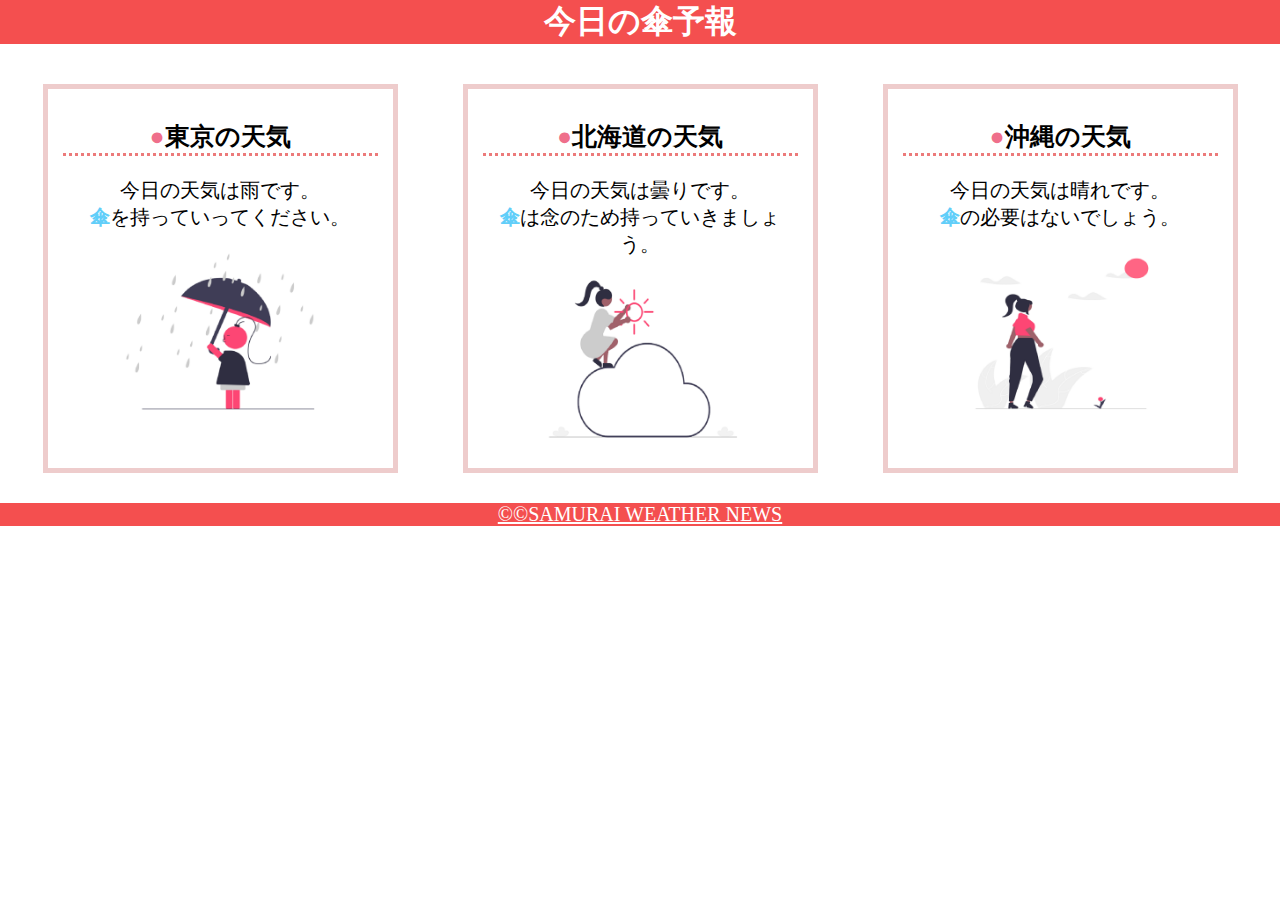
<file: kadai_022.html>
<!DOCTYPE html>
<html>
    <head>
        <title>22章課題です</title>
        <meta charset="utf-8">
        <link rel="stylesheet" href="kadai_022.css">
    </head>
    <body>
        <header>
            <h1>今日の傘予報</h1>
        </header>
        <main>
            <div id="parent">
                <div class="contents">
                <h2>東京の天気</h2>
                <p>今日の天気は雨です。</p>
                <p>傘を持っていってください。</p>
                <img src="./images2/rainy.png">
            </div>
            <div class="contents">
                <h2>北海道の天気</h2>
                <p>今日の天気は曇りです。</p>
                <p>傘は念のため持っていきましょう。</p>
                <img src="./images2/cloudy.png">
            </div>
            <div class="contents">
                <h2>沖縄の天気</h2>
                <p>今日の天気は晴れです。</p>
                <p>傘の必要はないでしょう。</p>
                <img src="./images2/sunny.png">
            </div>
            </div>
        </main>
        <footer>
            <a href="https://www.sejuku.net/corp/">&copy;©SAMURAI WEATHER NEWS</a>
        </footer>
    </body>
</html>
</file>
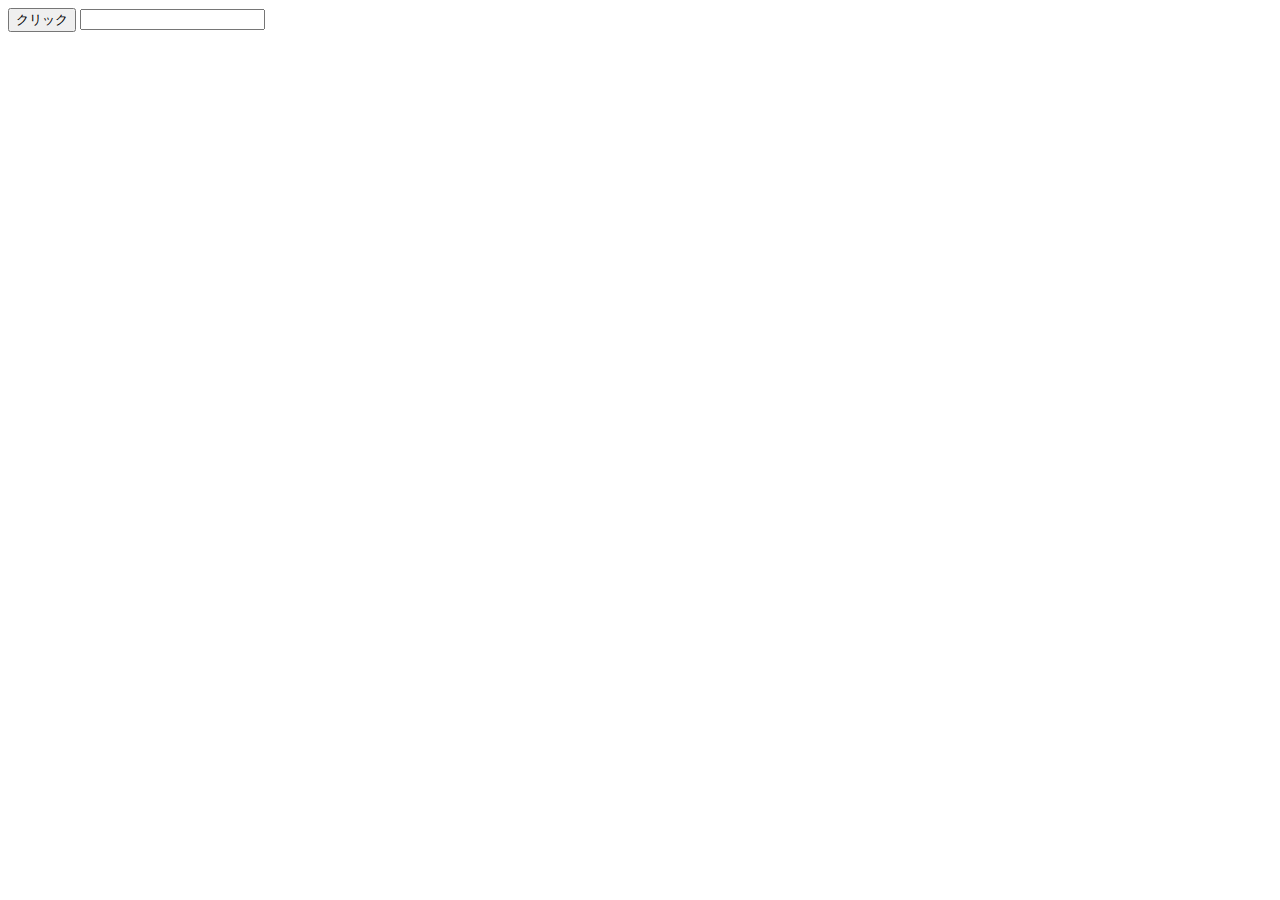
<file: kadai_0008/form.html>
<!DOCTYPE html>
<html lang="ja">
<head>
 <meta charset="UTF-8">
 <title>jQueryの基礎を学ぼう_8章課題</title>
</head>
<body>
 <div>
   <button class="btn">クリック</button>
   <input type="text" class="text-box" value="" />
 </div>
<script src="https://code.jquery.com/jquery-3.6.0.min.js"></script>
<script src="form.js"></script>
</body>
</html>
</file>
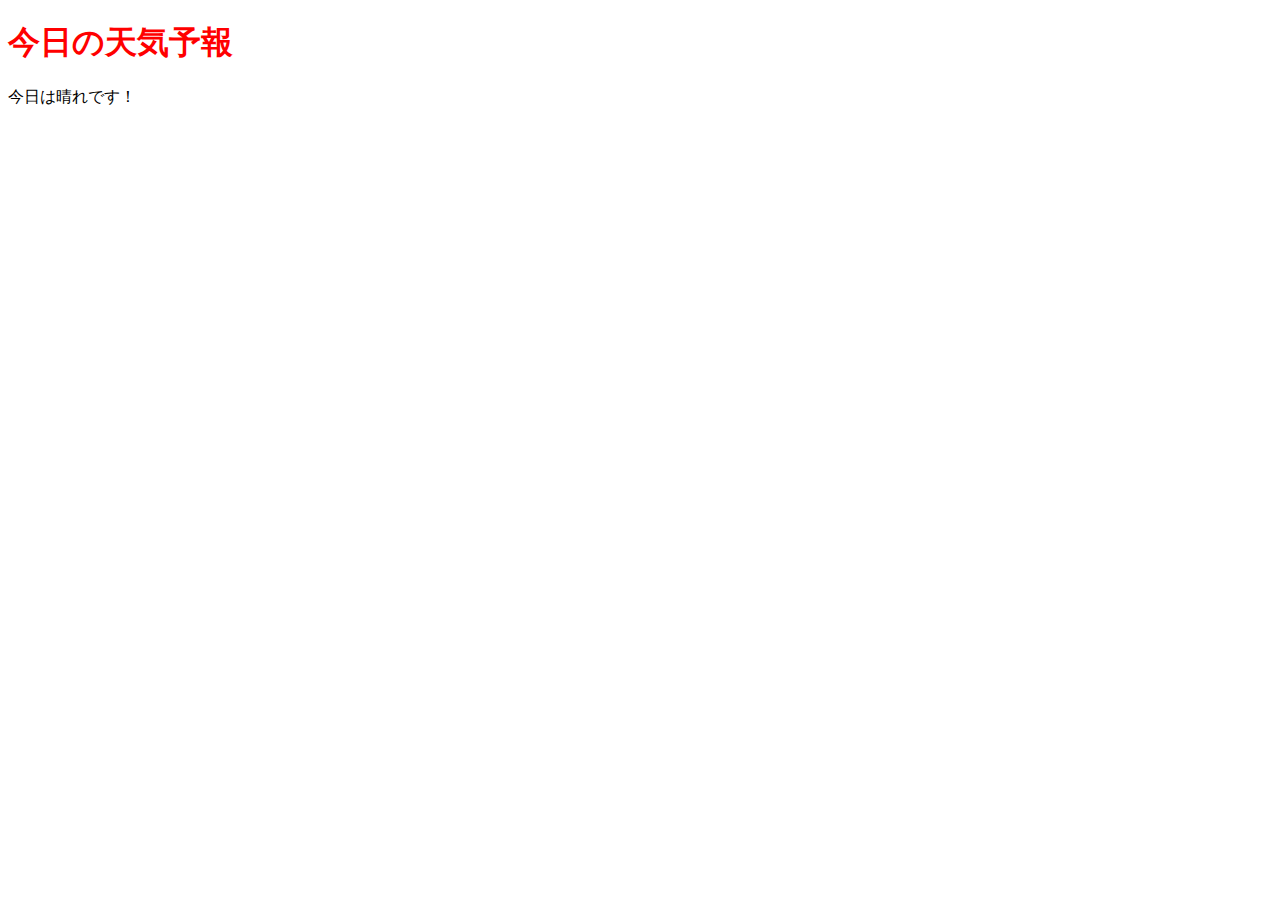
<file: kadai_006/weather.html>
<!DOCTYPE html>
<html lang="ja">
<head>
 <meta charset="UTF-8">
 <title>jQueryの基礎を学ぼう_6章課題</title>
 <link rel="stylesheet" href="weather.css">
</head>
<body>
 <h1 id="target">今日の天気予報</h1>
 <p>今日は晴れです！</p>
 <script src="https://code.jquery.com/jquery-3.6.0.min.js"></script>
 <script src="weather.js"></script>
</body>
</html>
</file>
<file: kadai_013/style.css>
/* PC、スマホ共通スタイル */
body {
  font-family: "Source Sans Pro", "Hiragino Kaku Gothic ProN", Meiryo, Arial,
    sans-serif;
}

p {
  font-size: 15px;
}

#main-visual>img {
  width: 100%;
}

/*================
PC用のスタイル 
=================*/
@media screen and (min-width: 768px) {
  /* 横幅設定 */
  body {
    max-width: 1080px;
    min-width: 960px;
    margin: 0 auto 0 auto;
  }

  /* ヘッダー */
  header {
    display: flex;
    justify-content: space-between;
  }

  /* ナビゲーションのレイアウト */
  #nav-pc {
    text-align: right;
    font-size: 14px;
    padding-top: 15px;
  }

  /* ナビゲーションのリンクの装飾設定 */
  #nav-pc>a {
    text-decoration: none;
    margin-left: 20px;
  }

  #nav-pc>a:link {
    color: #0d0d0d;
  }

  #nav-pc>a:visited {
    color: #0d0d0d;
  }

  #nav-pc>a:hover {
    color: #0d0d0d;
    text-decoration: underline;
  }

  #nav-pc>a:active {
    color: #0d0d0d;
  }
  /*スマートフォン用のスタイルをデフォルトで非表示 */
  #nav-sp {
    display: none;
  }
  /* PCのハンバーガーメニューをデフォルトで非表示 */
  #menu-sp{
    display: none;
  }
  
}

/*======================
スマートフォン用のスタイル
======================*/

@media screen and (max-width: 767px) {
    body {
      min-width: 375px;
      margin: 0;
    }

    /* PC要ナビゲーション非表示に*/
    #nav-pc {
      display: none;
    }
    /* ハンバーガーメニュー */
    #menu-sp {
      float: right;
      padding: 0;
    }
    
    /* スマホ用ナビゲーション */
    #nav-sp {
      background-color: #ce933e;
      position: absolute;
      left: 0;
      top: 0;
      height: 100%;
      width: 100%;
      display: none;
      z-index: 100;
    }

    /* xボタン */
    #close {
      position: absolute;
      top: 20px;
      right: 20px;
    }
    
    /* ナビゲーション・メニュー用ロゴ */
    #logo-sp {
      margin: 80px 0 30px 20px;
    }
    #nav-sp > a {
      display: block;
    }
    #nav-sp > a:link {
      color: #ffffff;
    }
    #nav-sp > a:visited {
      color: #ffffff;
    }
    #nav-sp > a:hover {
      color: #ffffff;
      text-decoration: underline;
    }
    #nav-sp > a:active {
      color: #ffffff;
    }
    #nav-sp > .menu {
      text-decoration: none;
      display: block;
      margin: 0 20px 0 20px;
      height: 44px;
      font-size: 16px;
      background-image: url(images/arrow.png);
      background-repeat: no-repeat;
      background-position: right top;
    }
}
</file>
<file: kadai_tutorial_output/socialtech/style.css>
/* PC、スマホ共通スタイル */
body {
    font-family: "Source Sans Pro", "Hiragino Kaku Gothic ProN", Meiryo, Arial,
        sans-serif;
}

p {
    font-size: 15px;
}

.arrow-right {
    color: #2710d5;
}

#submit {
    margin-top: 50px;
}

/*================
 PC用のスタイル
=================*/
@media screen and (min-width: 768px) {
    /* 横幅設定 */
    body {
        max-width: 1080px;
        min-width: 900px;
        margin: 0 auto 0 auto;
    }

    /* ヘッダー */
    header {
        display: flex;
        justify-content: space-between;
    }

    /* ナビゲーションのレイアウト */
    #nav-pc {
        font-size: 14px;
        padding-top: 15px;
    }

    /* ナビゲーションのリンクの装飾設定 */
    #nav-pc > a {
        text-decoration: none;
        margin-left: 20px;
    }
    #nav-pc > a:link {
        color: #0d0d0d;
    }
    #nav-pc > a:visited {
        color: #0d0d0d;
    }
    #nav-pc > a:hover {
        color: #0d0d0d;
        text-decoration: underline;
    }
    #nav-pc > a:active {
        color: #0d0d0d;
    }

    /* スマホ用ナビを非表示 */
    #nav-sp,
    #menu-sp {
        display: none;
    }

    /* メインビジュアル*/
    #main-visual {
        position: relative;
        height: 400px;
    }
    #main-message {
        position: absolute;
        top: 0;
        left: 0;
        background-color: #2710d5;
        color: #ffffff;
        border-radius: 0 0 476px 0;
        max-width: 620px;
        height: 100%;
        width: 100%;
        z-index: 11;
    }
    #main-message > h1 {
        font-size: 60px;
        font-weight: bold;
        margin: 100px 0 0 50px;
    }

    #main-message > p {
        font-size: 28px;
        margin: 0 0 0 50px;
    }
    #main-visual > img {
        max-width: 620px;
        border-radius: 476px 0 0 0;
        position: absolute;
        top: 0;
        right: 0;
        z-index: 10;
    }

    /*見出し*/
    h2 {
        margin: 40px 0 0 0;
    }

    h2::after {
        content: url("images/line.png");
        margin-left: 10px;
    }

    h3 {
        font-size: 27px;
    }

    /* ミッション */
    #mission {
        margin: 80px auto 80px auto;
        width: 100%;
    }

    #mission-flex {
        width: 100%;
        display: flex;
    }

    #mission-flex > div {
        width: 50%;
        margin: 20px;
    }

    #mission-photo {
        width: 100%;
    }

    #s2dgs {
        margin-top: 50px;
        width: 100%;
    }

    /* プロダクト */
    #product {
        background-color: #fafafa;
        margin: 80px 0 80px 0;
        padding: 10px 40px 0px 40px;
    }

    /* 外枠 */
    #product > div {
        margin-top: 40px;
        display: flex;
    }

    /* 左のカラム */
    #product-left {
        width: 50%;
        margin-right: 20px;
    }

    /* 右のカラム */
    #product-right {
        width: 50%;
        margin-left: 20px;
        margin-top: 80px;
    }

    /* 写真＋説明の枠 */
    #product-left > div {
        position: relative;
        height: 480px;
        margin-right: 20px;
    }
    #product-right > div {
        position: relative;
        height: 480px;
        margin-left: 20px;
    }

    /* 写真*/
    .product-photo {
        width: 100%;
    }

    /* 説明文の枠 */
    .product-explain {
        background-color: #ffffff;
        position: absolute;
        left: 0;
        top: 280px;
        margin: 0 40px 0 40px;
        padding: 20px;
        box-shadow: 5px 5px 10px rgba(0, 0, 0, 0.05);
    }

    /* 説明文の英語 */
    .product-explain > span {
        color: #2710d5;
        font-weight: bold;
        font-size: 16px;
        margin: 0px;
    }

    /* 説明文の見出し */
    .product-explain > h3 {
        font-size: 20px;
        margin: 5px 0 5px 0;
    }

    /* 説明文 */
    .product-explain > p {
        font-size: 14px;
        margin: 0;
    }

    /* もっと見るボタン */
    #product-more {
        margin: 0 auto -42px auto;
    }

    /* ABOUT US */
    #aboutus {
        margin: 80px auto 80px auto;
    }

    /* ３つの組織文化と写真を入れる枠 */
    #aboutus > div {
        display: flex;
    }

    /* 写真 */
    .culture-img {
        width: 100%;
        align-self: flex-start;
    }

    .culture-img2 {
        margin-top: 50px;
        width: 100%;
    }

    /* 3つの組織文化の表 */
    .culture-table {
        margin-right: 50px;
    }

    /* 番号 */
    .culture-num {
        font-size: 80px;
        color: #2710d5;
        margin: 0 20px 0 0;
    }

    /* 組織文化英語 */
    .culture-en {
        color: #2710d5;
        font-weight: bold;
        font-size: 24px;
        display: block;
    }

    /* 組織文化日本語 */
    .culture-jp {
        font-size: 28px;
        font-weight: bold;
    }

    /* 説明文 */
    .culture-description {
        margin: 0;
    }

    /* ビジョン */
    #vision {
        margin: 80px auto 80px auto;
    }

    /* セクション内の外枠*/
    #vision > div {
        width: 100%;
        display: flex;
        justify-content: space-between;
        flex-wrap: wrap;
    }

    /*7つの行動指針の枠*/
    .vision-box {
        width: 300px;
        height: 300px;
        margin-bottom: 30px;
        position: relative;
    }

    .vision-box > img {
        width: 100%;
        height: auto;
        position: absolute;
        top: 0;
        left: 0;
        z-index: 30;
    }

    .vision-box > span {
        position: absolute;
        top: 0;
        left: 0;
        z-index: 31;
        margin-right: 20px;
    }

    .vision-box > span > h4 {
        color: #2710d5;
        font-size: 19px;
        margin: 80px 0 0 0;
    }

    .vision-box > span > h4::first-letter {
        font-size: 40px;
    }

    .vision-box > span > h5 {
        font-size: 20px;
        margin: 0 0 0 0;
    }

    .vision-box > span > p {
        margin: 10px 0 0 0;
    }

    /*会社概要*/
    #company {
        margin: 80px auto 80px auto;
    }

    #company-table {
        width: 100%;
    }

    .tableheader {
        text-align: left;
        padding: 20px;
        border-bottom-color: #2710d5;
        border-bottom-width: 1px;
        border-bottom-style: solid;
        width: 100px;
    }

    .tableheader-first {
        text-align: left;
        padding: 20px;
        border-bottom-color: #2710d5;
        border-bottom-width: 1px;
        border-bottom-style: solid;
        border-top-color: #2710d5;
        border-top-width: 1px;
        border-top-style: solid;
        width: 100px;
    }

    .cell {
        padding: 30px;
        border-bottom-color: #ececec;
        border-bottom-width: 1px;
        border-bottom-style: solid;
    }
    .cell-first {
        padding: 30px;
        border-bottom-color: #ececec;
        border-bottom-width: 1px;
        border-bottom-style: solid;
        border-top-color: #ececec;
        border-top-width: 1px;
        border-top-style: solid;
    }

    #company > iframe {
        width: 100%;
        height: 368px;
        margin-top: 40px;
    }

    /* お問い合わせ */
    #contact {
        margin: 80px auto 80px auto;
    }

    /* 外枠 */
    #contact > form > div {
        display: flex;
        flex-direction: row;
        flex-wrap: wrap;
        padding-bottom: 30px;
    }

    /* 左列　見出し */
    .contact-heading {
        width: 240px;
        align-self: center;
    }
    /* 見出しのラベル */
    .contact-label {
        font-weight: bold;
    }
    /* 必須 */
    .contact-span {
        color: #ce2222;
        margin: 0 0 0 20px;
        font-weight: bold;
    }
    /* テキストボックス */
    .contact-textbox {
        border-top: 0px;
        border-left: 0px;
        border-right: 0px;
        border-bottom-width: 1px;
        border-bottom-color: #707070;
        border-style: solid;
        background-color: #fafafa;
        height: 56px;
        width: 400px;
    }

    /* お問い合わせ内容のテキストエリア */
    .contact-textarea {
        border-top: 0px;
        border-left: 0px;
        border-right: 0px;
        border-bottom-width: 1px;
        border-bottom-color: #707070;
        background-color: #fafafa;
        width: 400px;
        height: 200px;
    }

    /* 個人情報の取り扱い */
    details {
        width: 700px;
    }
    details > div {
        background-color: #fafafa;
        padding: 20px;
    }

    details > div > span {
        font-weight: bold;
    }

    /* フッター */
    footer {
        background-color: #0d0d0d;
        text-align: center;
        padding: 80px 80px 30px 80px;
    }

    #footer-logo {
        margin-bottom: 30px;
    }

    #footer-link {
        margin-bottom: 50px;
    }
    #footer-link > a {
        text-decoration: none;
        margin: 10px;
    }
    #footer-link > a:link {
        color: #ffffff;
    }
    #footer-link > a:visited {
        color: #ffffff;
    }
    #footer-link > a:hover {
        color: #ffffff;
        text-decoration: underline;
    }
    #footer-link > a:active {
        color: #ffffff;
    }

    #sns-footer {
        text-align: left;
        width: 100%;
    }
    #sns-footer > a {
        margin-right: 30px;
    }

    #copyright {
        color: #ffffff;
        float: right;
    }

    /* mission.html用スタイル */
    /* ミッションのメインビジュアル */
    #mission-main {
        height: 496px;
        width: 100%;
        background-image: url("images/mission/mission-main.png");
        background-repeat: no-repeat;
        background-position-y: center;
    }

    #mission-title {
        background-color: #2710d5;
        width: 368px;
        color: #ffffff;
        height: 496px;
        border-radius: 0 248px 248px 0;
        position: relative;
    }
    #mission-title > h1 {
        position: absolute;
        top: 0;
        left: 100px;
        font-size: 80px;
    }

    #mission-title > span {
        position: absolute;
        top: 200px;
        left: 100px;
        font-size: 26px;
    }

    #mission-title > div {
        position: absolute;
        top: 350px;
        left: 100px;
        font-size: 16px;
    }

    #mission-s2dgs {
        width: 100%;
        margin: 20px;
    }

    .mission-h2 {
        color: #2710d5;
        font-size: 40px;
    }

    .mission-h2::after {
        content: none;
    }

    #mission-5goals {
        margin: 20px;
        display: flex;
    }
    #mission-5goals > div {
        flex-grow: 1;
        padding: 20px;
    }

    #mission-5goals > div > div {
        margin-bottom: 40px;
    }

    .fivegoals-image-right {
        float: right;
        margin: 20px;
    }

    .fivegoals-image-left {
        float: left;
        margin: 20px;
    }

    .fivegoals-number {
        color: #2710d5;
        font-size: 48px;
        font-weight: bold;
        margin: 0;
    }

    .fivegoals-h3 {
        font-size: 28px;
        margin: 0;
    }
    .fivegoals-p {
        margin: 0;
    }

    /* プロダクトページ */
    #product-main {
        height: 496px;
        width: 100%;
        background-image: url("images/product/product-main.png");
        background-repeat: no-repeat;
        background-position-y: center;
    }

    #product-title {
        background-color: #2710d5;
        width: 368px;
        color: #ffffff;
        height: 496px;
        border-radius: 0 248px 248px 0;
        position: relative;
    }
    #product-title > h1 {
        position: absolute;
        top: 0;
        left: 100px;
        font-size: 80px;
    }

    #product-title > span {
        position: absolute;
        top: 200px;
        left: 100px;
        font-size: 26px;
    }

    #product-title > div {
        position: absolute;
        top: 350px;
        left: 100px;
        font-size: 16px;
    }

    /* セクション1 */
    .product-section1 {
        position: relative;
        margin: 20px;
        height: 340px;
    }

    .product-section1 > img {
        position: absolute;
        top: 0;
        left: 0;
        width: 450px;
        margin: 0 40px 30px 0;
        border-radius: 0 432px 0 0;
    }

    .product-section1 > div {
        position: absolute;
        top: 0;
        left: 480px;
    }

    /*セクション２*/

    .product-section2 {
        position: relative;
        margin: 20px;
        height: 340px;
    }

    .product-section2 > img {
        position: absolute;
        top: 0;
        right: 0;
        width: 450px;
        margin: 0 0 30px 40px;
        border-radius: 432px 0 0 0;
    }

    .product-section2 > div {
        width: 500px;
        position: absolute;
        top: 0;
        left: 0;
    }

    .product-h2 {
        color: #2710d5;
        font-size: 24px;
        margin: 0;
    }

    .product-h3 {
        font-size: 28px;
        margin: 0;
    }
}

/*====================
 スマートフォン用のスタイル
=====================*/
@media screen and (max-width: 767px) {
    body {
        min-width: 375px;
        margin: 0;
    }

    /* PC用ナビゲーション非表示 */
    #nav-pc {
        display: none;
    }

    /* ハンバーガーメニュー */
    #menu-sp {
        float: right;
        padding: 0;
    }

    /* スマホ用ナビゲーションの表示切替*/
    /* 初期状態、レイアウトと非表示設定 */
    #nav-sp {
        background-color: #2710d5;
        position: absolute;
        left: 0;
        top: 0;
        height: 100%;
        width: 100%;
        display: none;
        z-index: 100;
    }

    /* ×ボタン */
    #close {
        position: absolute;
        top: 20px;
        right: 20px;
    }

    /* ナビゲーションメニュー用ロゴ */
    #logo-sp {
        margin: 80px 0 30px 20px;
    }

    /* ナビゲーションのリンクの装飾設定 */
    #nav-sp > a {
        display: block;
    }

    #nav-sp > a:link {
        color: #ffffff;
    }
    #nav-sp > a:visited {
        color: #ffffff;
    }
    #nav-sp > a:hover {
        color: #ffffff;
        text-decoration: underline;
    }
    #nav-sp > a:active {
        color: #ffffff;
    }

    #nav-sp > .menu {
        text-decoration: none;
        display: block;
        margin: 0 20px 0 20px;
        height: 44px;
        font-size: 16px;
        background-image: url("images/arrow.png");
        background-repeat: no-repeat;
        background-position: right top;
    }

    #sns {
        position: absolute;
        bottom: 20px;
        left: 20px;
    }
    #sns > a {
        margin-right: 30px;
    }

    /* メインビジュアル */
    #main-visual {
        position: relative;
        height: 470px;
        width: 100%;
        overflow: hidden;
    }
    #main-visual > div {
        position: absolute;
        top: 0;
        left: 0;
        background-color: #2710d5;
        color: white;
        border-radius: 0 0 476px 0;
        text-align: center;
        height: 280px;
        width: 100%;
        z-index: 11;
    }
    #main-visual > div > h1 {
        font-size: 28px;
        margin: 90px 0 0 0;
    }

    #main-visual > div > p {
        margin: 0;
    }

    #main-visual > img {
        width: 100%;
        border-radius: 476px 0 0 0;

        z-index: 10;
        position: absolute;
        bottom: 0;
        right: 0;
    }

    /*見出し*/
    h2::after {
        content: url("images/line.png");
        margin-left: 10px;
    }

    h3 {
        font-size: 24px;
        margin: 10px 0 0 0;
    }

    /* ミッション */
    #mission {
        margin: 20px;
    }

    #mission-photo {
        width: 100%;
    }

    #s2dgs {
        width: 100%;
    }

    /* プロダクト */
    #product {
        background-color: #fafafa;
        padding-top: 10px;
    }

    #product h2 {
        margin-left: 20px;
    }
    /* 外枠 */
    /* 左右のカラム　スマホでは縦並び */
    #product-left,
    #product-right {
        margin-right: 20px;
        margin-left: 20px;
    }

    /* 写真＋説明の枠 */
    #product-left > div,
    #product-right > div {
        position: relative;
        height: 540px;
    }

    /* 説明文の枠 */
    .product-explain {
        background-color: #ffffff;
        position: absolute;
        left: 0;
        bottom: 50px;
        padding: 20px;
        box-shadow: 5px 5px 10px rgba(0, 0, 0, 0.05);
    }

    .product-explain > span {
        color: #2710d5;
        font-weight: bold;
        font-size: 16px;
        margin: 0px;
    }

    .product-explain > h3 {
        margin: 10px 0 10px 0;
    }

    /* 写真*/
    .product-photo {
        width: 100%;
    }

    #product-more > img {
        margin: 0 0 -42px 20px;
    }

    /* ABOUT US */
    #aboutus {
        margin: 80px 20px 80px 20px;
    }

    #aboutus > div {
        display: flex;
        flex-direction: column;
    }

    .culture-table {
        width: 100%;
        padding-right: 20px;
        order: 2;
    }

    .culture-img {
        width: 100%;
        order: 1;
    }

    .culture-img2 {
        width: 100%;
    }
    .culture-num {
        font-size: 80px;
        color: #2710d5;
    }

    .culture-en {
        color: #2710d5;
        font-weight: bold;
        font-size: 24px;
        display: block;
    }

    .culture-jp {
        display: block;
    }

    .culture-description {
        margin: 0;
    }

    /* ビジョン */
    #vision {
        margin: 80px 20px 80px 20px;
    }

    .vision-box {
        width: 300px;
        height: 300px;
        margin-bottom: 30px;
        position: relative;
    }

    .vision-box > img {
        width: 100%;
        height: auto;
        position: absolute;
        top: 0;
        left: 0;
        z-index: 30;
    }

    .vision-box > span {
        position: absolute;
        top: 0;
        left: 0;
        z-index: 31;
        margin-right: 20px;
    }

    .vision-box > span > h4 {
        color: #2710d5;
        font-size: 19px;
        margin: 60px 0 0 0;
    }

    .vision-box > span > h5 {
        font-size: 20px;
        margin: 0 0 0 0;
    }
    .vision-box > span > p {
        margin: 10px 0 0 0;
    }

    /*会社概要*/
    #company {
        margin: 0 20px 0 20px;
    }

    #company > h3 {
        margin-bottom: 20px;
    }

    #company-table {
        width: 100%;
    }

    .tableheader-first {
        text-align: left;
        padding: 20px;
        border-bottom-color: #2710d5;
        border-bottom-width: 1px;
        border-bottom-style: solid;
        border-top-color: #2710d5;
        border-top-width: 1px;
        border-top-style: solid;
        width: 50px;
    }
    .tableheader {
        text-align: left;
        padding: 20px;
        border-bottom-color: #2710d5;
        border-bottom-width: 1px;
        border-bottom-style: solid;
        width: 50px;
    }

    .cell-first {
        padding: 20px;
        border-bottom-color: #ececec;
        border-bottom-width: 1px;
        border-bottom-style: solid;
        border-top-color: #ececec;
        border-top-width: 1px;
        border-top-style: solid;
    }
    .cell {
        padding: 20px;
        border-bottom-color: #ececec;
        border-bottom-width: 1px;
        border-bottom-style: solid;
    }

    #company > iframe {
        width: 100%;
        height: 240px;
        margin: 40px 0 0 0;
    }

    /* お問い合わせ */
    #contact {
        margin: 80px 20px 80px 20px;
    }

    #contact > h3 {
        margin-bottom: 20px;
    }

    #contact > form > div {
        margin-bottom: 20px;
    }

    .contact-heading {
        margin-bottom: 20px;
    }

    /* ラベル */
    .contact-label {
        font-weight: bold;
    }

    /* 必須 */
    .contact-span {
        color: #ce2222;
        margin: 0 0 0 20px;
        font-weight: bold;
    }

    .contact-textbox {
        height: 56px;
        border-top: 0px;
        border-left: 0px;
        border-right: 0px;
        background-color: #fafafa;
        border-bottom-width: 1px;
        border-bottom-color: #707070;
        border-style: solid;
        min-width: 300px;
        width: 100%;
    }

    .contact-textarea {
        height: 150px;
        border-top: 0px;
        border-left: 0px;
        border-right: 0px;
        background-color: #fafafa;
        width: 100%;
    }

    .radiobutton {
        margin-bottom: 20px;
    }

    /* .radiobutton + label::after {
        content: "\A";
        white-space: pre;
    } */

    /* フッター */
    footer {
        background-color: #0d0d0d;
        padding: 30px 20px 50px 20px;
    }

    #footer-logo {
        margin-bottom: 30px;
    }

    #footer-link {
        margin-bottom: 50px;
    }
    #footer-link > a {
        text-decoration: none;
        margin: 0 20px 30px 0;
        display: block;

        background-image: url("images/arrow.png");
        background-repeat: no-repeat;
        background-position: right top;
    }
    #footer-link > a:link {
        color: #ffffff;
    }
    #footer-link > a:visited {
        color: #ffffff;
    }
    #footer-link > a:hover {
        color: #ffffff;
        text-decoration: underline;
    }
    #footer-link > a:active {
        color: #ffffff;
    }

    #sns-footer > a {
        margin-right: 30px;
    }
    #copyright {
        font-size: 12px;
        display: block;
        margin-top: 30px;
        color: #ffffff;
    }

    /* mission.html用スタイル */
    /* ミッションのメインビジュアル */
    #mission-main {
        height: 256px;
        width: 100%;
        background-image: url("images/mission/mission-main.png");
        background-repeat: no-repeat;
        background-position-y: center;
        background-size: auto 208px;
    }

    #mission-title {
        background-color: #2710d5;
        width: 136px;
        color: #ffffff;
        height: 256px;
        border-radius: 0 248px 248px 0;
        position: relative;
    }
    #mission-title > h1 {
        position: absolute;
        top: 0;
        left: 20px;
        font-size: 40px;
    }

    #mission-title > span {
        position: absolute;
        top: 110px;
        left: 20px;
        font-size: 18px;
    }

    #mission-title > div {
        position: absolute;
        top: 180px;
        left: 20px;
        font-size: 13px;
    }
    /* ミッションページ　S2DGSの設定 */
    #mission-s2dgs {
        margin: 20px;
    }

    .mission-h2 {
        color: #2710d5;
        font-size: 38px;
        margin: 0px;
    }

    .mission-h2::after {
        content: none;
    }

    #mission-s2dgs > img {
        width: 100%;
    }

    #section-s2dgs > img {
        width: 100%;
    }

    /* ミッションページ　5つのゴールの設定 */
    #mission-5goals {
        margin: 20px;
    }

    #mission-5goals > div > div {
        margin-bottom: 40px;
    }

    #s2dgs-image {
        width: 100%;
    }
    .fivegoals-image-right {
        margin: 20px auto 20px auto;
        display: block;
    }

    .fivegoals-image-left {
        margin: 20px auto 20px auto;
        display: block;
    }

    .fivegoals-number {
        color: #2710d5;
        font-size: 48px;
        margin: 0;
    }

    .fivegoals-h3 {
        font-size: 28px;
        margin: 0;
    }
    .fivegoals-p {
        margin: 0;
    }

    /* プロダクトページ */

    #product-main {
        height: 256px;
        width: 100%;
        background-image: url("images/product/product-main.png");
        background-repeat: no-repeat;
        background-position-y: center;
        background-size: auto 208px;
    }

    #product-title {
        background-color: #2710d5;
        width: 136px;
        color: #ffffff;
        height: 256px;
        border-radius: 0 248px 248px 0;
        position: relative;
    }
    #product-title > h1 {
        position: absolute;
        top: 0;
        left: 20px;
        font-size: 40px;
    }

    #product-title > span {
        position: absolute;
        top: 110px;
        left: 20px;
        font-size: 18px;
    }

    #product-title > div {
        position: absolute;
        top: 180px;
        left: 20px;
        font-size: 13px;
    }

    .product-section1 {
        margin: 20px;
    }

    .product-section1 > img {
        width: 100%;
        border-radius: 0 300px 0 0;
    }

    .product-section1 > div {
    }

    .product-section2 {
        margin: 20px;

        display: flex;
        flex-direction: column;
    }

    .product-section2 > img {
        order: 1;
        width: 100%;
        border-radius: 300px 0 0 0;
    }

    .product-section2 > div {
        order: 2;
    }

    .product-h2 {
        color: #2710d5;
        font-size: 24px;
        /* width: 250px; */
        margin: 0;
    }

    .product-h3 {
        font-size: 28px;
        margin: 0;
    }
}
</file>
<file: style.css>
html {
    font-size: 20px;
  }
  body {
    font-family: "Arial","meiryo", sans-serif;
  }
  h1 {
    font-family: 'Josefin Sans', sans-serif;
    text-align: center;
    text-shadow: 1px 1px 2px blueviolet;
    font-size: 2rem;
    letter-spacing: 1.2em;
  }
  .text-pink {
    color: rgb(255, 192, 203);
  }
  .text-skyblue {
    color: skyblue;
  }
  
  h2, .blue {
    color: #87ceeb;
  }

  .pink {
    color: rgb(255, 192, 203);
  }
  h2 {
    text-align: center;
  }
  p {
    text-align: center;
  }
  #basic .bold-text {
    font-weight: bold;
  }
</file>
<file: kadai_018_style.css>
#top {
    width: 800px;
    background-color: #dcc9f4;
    margin: 20px auto;
    margin-bottom: 20px;
    text-align: center;
}

.top-child {
    display: inline-block;
    width: 20%;
    background-color: #ffd9df;
    text-align: center;
 }
 
#middle {
    position: relative;
    width: 800px;
    height: 800px;
    background-color: #ffd9df;
    margin: 20px auto;
}

#middle-child01 {
    position: absolute;
    top: 100px;
    left: 100px;
    width: 200px;
    height: 200px;
    background-color: #87ceeb;
}

#middle-child02 {
    position: absolute;
    top: 300px;
    left: 300px;
    width: 200px;
    height: 200px;
    background-color: #87ceeb;
}

#middle-child03 {
    position: absolute;
    top: 500px;
    left: 500px;
    width: 200px;
    height: 200px;
    background-color: #87ceeb;
}

#bottom {
    position: relative;
    width: 800px;
    height: 300px;
    margin: auto;
    background-color: #87ceeb;
}

#bottom-child1 {
    position: absolute;
    width: 400px;
    height: 100px;
    background-color: #e5dcf0;
}

#bottom-child2 {
    position: absolute;
    top: 100px;
    left: 200px;
    width: 400px;
    height: 100px;
    background-color: #e5dcf0;
}

#bottom-child3 {
    position: absolute;
    top: 200px;
    left: 400px;
    width: 400px;
    height: 100px;
    background-color: #e5dcf0;
}
</file>
<file: kadai_022.css>
body{
  margin: 0;
}

header{
  margin-bottom: 20px;
  background-color: rgb(244, 79, 79);
  text-align: center;
}

main{
  margin: 10px;
}

#parent{
  display: flex;
  justify-content: space-around;
}

.contents{
  border:5px  solid rgb(238, 204, 204);
  flex-basis: 25%;
  padding: 10px 15px;
  margin: 20px 0px;
  text-align: center;

}

img{
  margin: 10px 0px;
  width: 70%;
}

h1{
  margin: 0;
  color: rgb(255, 255, 255);
}

h2{
  font-size: 25px;
  border-bottom: dotted 3px rgb(236, 122, 122);
}

h2:before{
  content: "●";
  color: rgb(239, 111, 139);
}


.contents p:nth-of-type(2)::first-letter{
  color: rgb(97, 206, 249);
  font-weight: bold;
  
}

p{
  margin: 0;
  font-size: 20px;

}

a{
  font-size: 20px;
  color: rgb(255, 255, 255);
}


footer{
  background-color: rgb(244, 79, 79);
  text-align: center;
}

a:visited{
  color: rgb(193, 234, 251);

}

a:hover{
  color: rgb(245, 178, 168);

}


@media screen and (max-width: 768px) {
  h2 {
      font-size: 30px;

  }

  p{
    font-size: 25px;
  }

  #parent{
     flex-direction: column;
  }
}
</file>
<file: kadai_006/weather.css>
.heading {
    color:#ff0000;
 }
</file>
